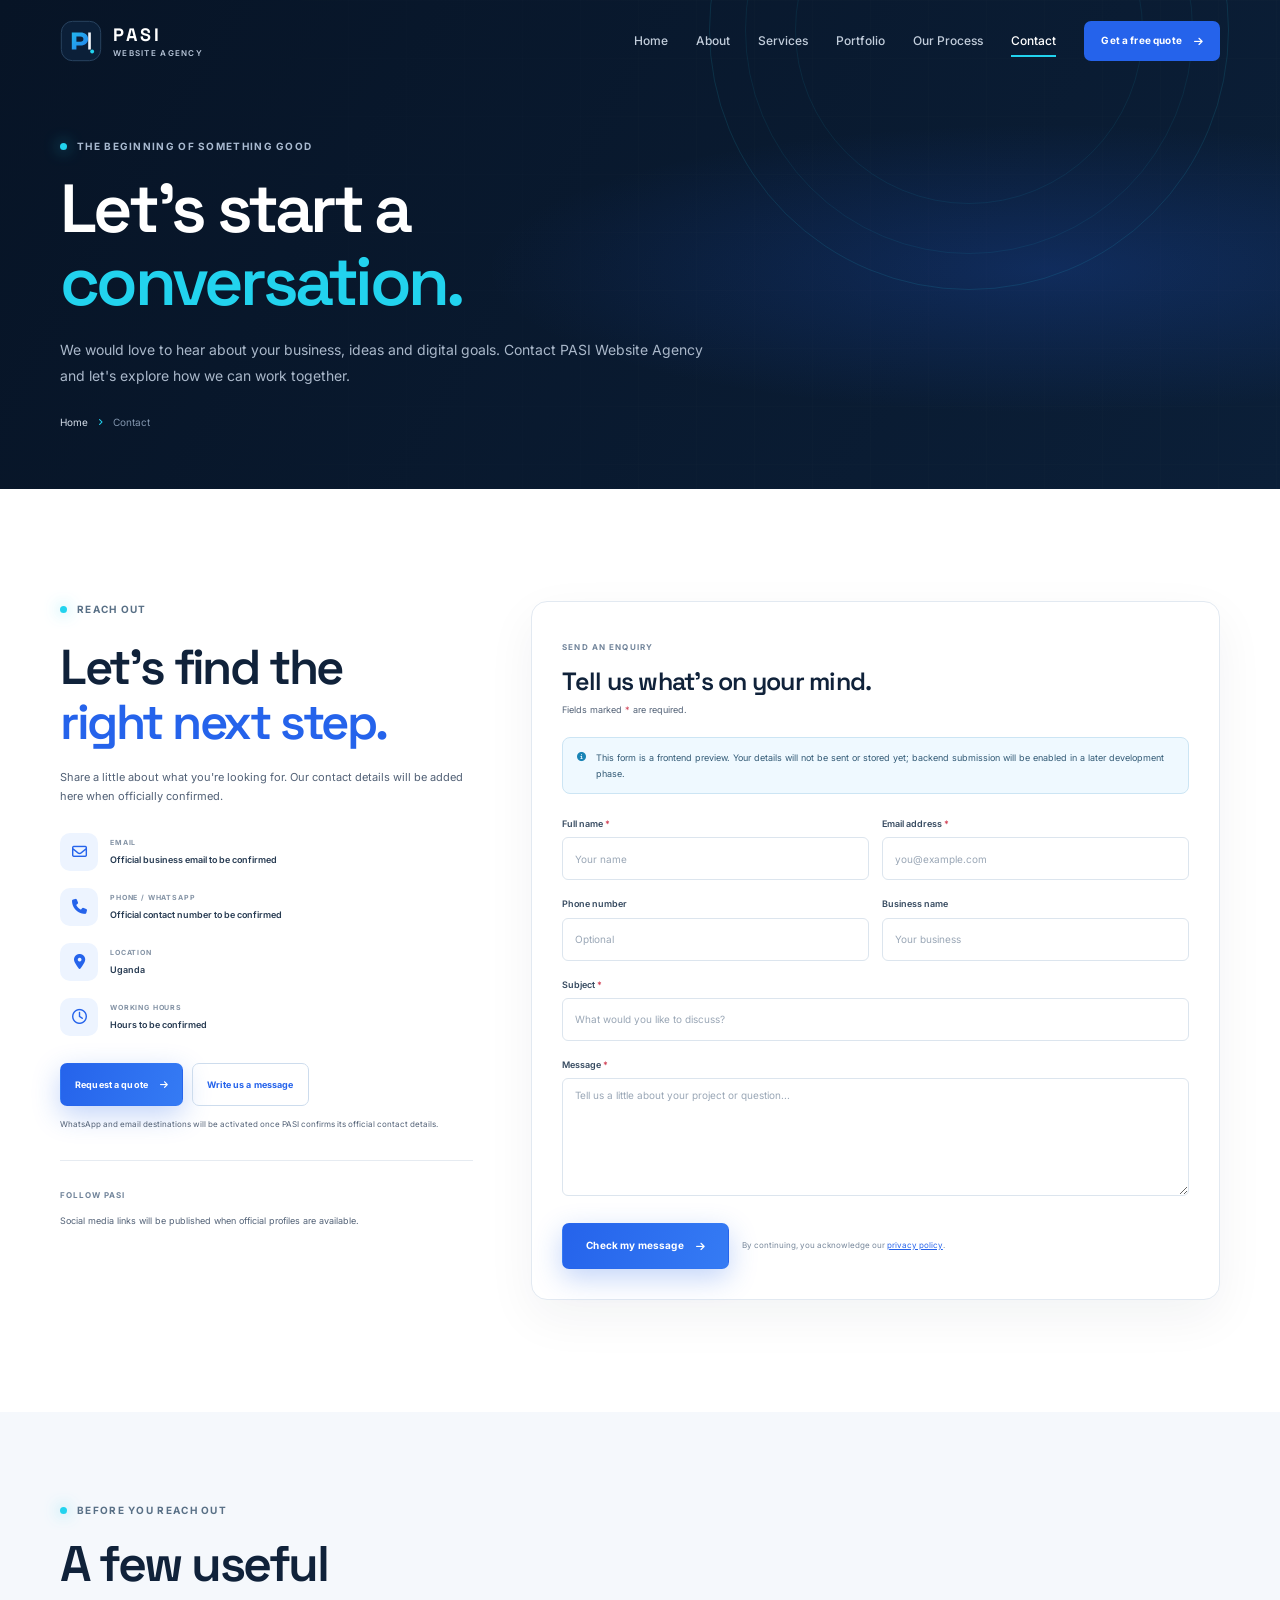
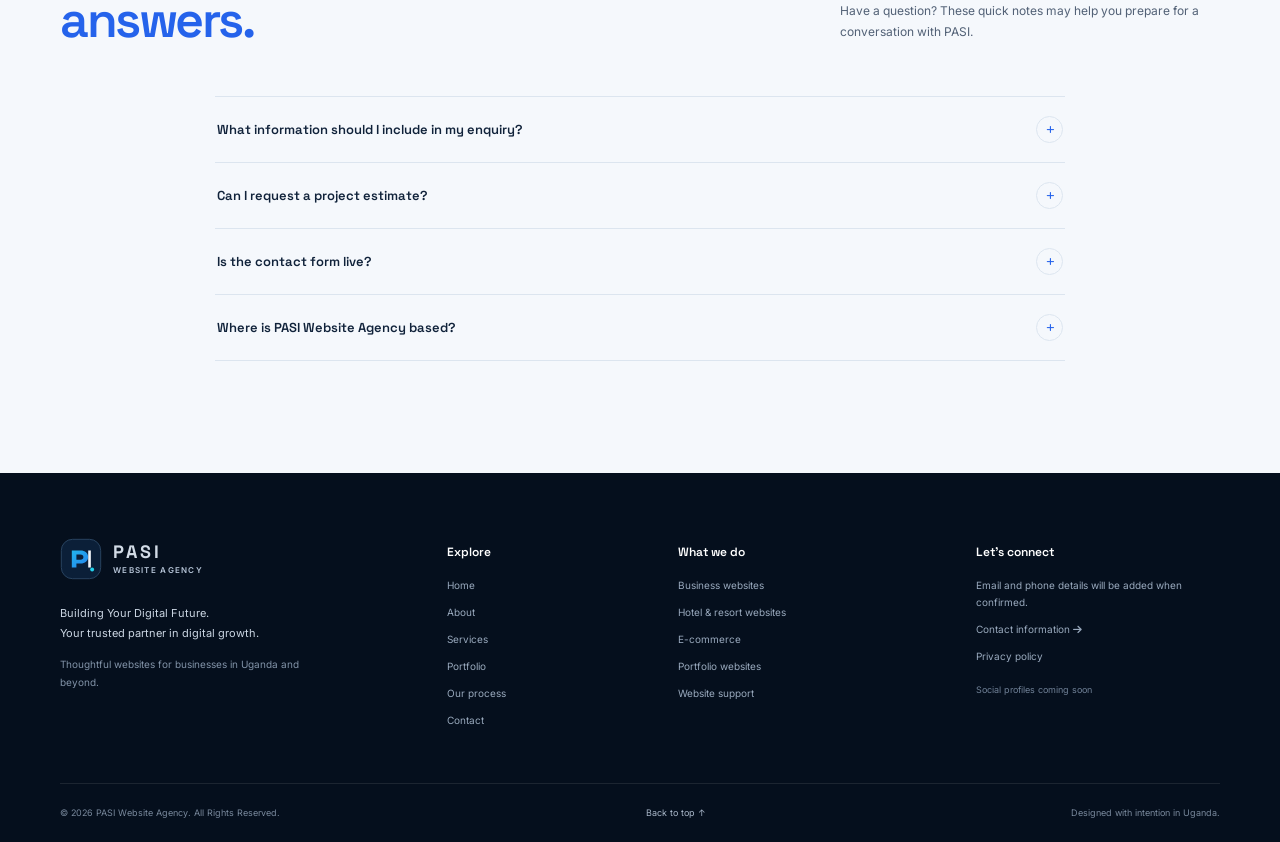
<file: contact.html>
<!doctype html>
<html lang="en"><head><meta charset="utf-8"><meta name="viewport" content="width=device-width, initial-scale=1"><meta name="theme-color" content="#071426"><meta name="description" content="Contact PASI Website Agency in Uganda to discuss your website, business ideas and digital goals. Contact form submission will be enabled in a later phase."><meta property="og:type" content="website"><meta property="og:title" content="Contact Us | PASI Website Agency"><meta property="og:description" content="Let's start a conversation about your business and digital goals."><meta property="og:image" content="https://images.unsplash.com/photo-1521737711867-e3b97375f902?auto=format&fit=crop&w=1200&q=85"><link rel="canonical" href="https://example.com/contact.html"><title>Contact Us | PASI Website Agency</title><link rel="icon" type="image/svg+xml" href="assets/logo/pasi-mark.svg"><link rel="preconnect" href="https://fonts.googleapis.com"><link rel="preconnect" href="https://fonts.gstatic.com" crossorigin><link href="https://fonts.googleapis.com/css2?family=Inter:wght@400;500;600;700&family=Space+Grotesk:wght@400;500;600;700&display=swap" rel="stylesheet"><link rel="stylesheet" href="https://cdnjs.cloudflare.com/ajax/libs/font-awesome/6.5.2/css/all.min.css"><link rel="stylesheet" href="css/style.css"><link rel="stylesheet" href="css/animations.css"><link rel="stylesheet" href="css/responsive.css"><link rel="stylesheet" href="css/pages.css"></head>
<body><a class="skip-link" href="#main">Skip to content</a><header class="site-header"><nav class="nav container" aria-label="Main navigation"><a class="brand" href="index.html"><img src="assets/logo/pasi-mark.svg" width="42" height="42" alt=""><span class="brand-copy"><strong>PASI</strong><small>WEBSITE AGENCY</small></span></a><button class="menu-toggle" aria-label="Open navigation menu" aria-expanded="false" aria-controls="primary-menu"><span></span><span></span></button><div class="nav-menu" id="primary-menu"><a class="nav-link" href="index.html">Home</a><a class="nav-link" href="about.html">About</a><a class="nav-link" href="services.html">Services</a><a class="nav-link" href="portfolio.html">Portfolio</a><a class="nav-link" href="process.html">Our Process</a><a class="nav-link is-active" aria-current="page" href="contact.html">Contact</a><a class="button button-small button-nav" href="quote.html">Get a free quote <i class="fa-solid fa-arrow-right"></i></a></div></nav></header>
<main id="main"><section class="page-hero section-dark"><div class="container page-hero-inner reveal"><p class="eyebrow"><span class="eyebrow-dot"></span> The beginning of something good</p><h1>Let's start a <span>conversation.</span></h1><p>We would love to hear about your business, ideas and digital goals. Contact PASI Website Agency and let's explore how we can work together.</p><div class="breadcrumbs"><a href="index.html">Home</a><i class="fa-solid fa-angle-right"></i><span>Contact</span></div></div><div class="page-hero-glow"></div></section>
<section class="section contact-page-section" id="contact-details"><div class="container contact-layout"><div class="contact-sidebar reveal"><p class="eyebrow eyebrow-dark"><span class="eyebrow-dot"></span> Reach out</p><h2>Let's find the<br><span>right next step.</span></h2><p>Share a little about what you're looking for. Our contact details will be added here when officially confirmed.</p><div class="contact-info-list"><div class="contact-info-item"><span class="contact-info-icon"><i class="fa-regular fa-envelope"></i></span><div><small>EMAIL</small><strong>Official business email to be confirmed</strong></div></div><div class="contact-info-item"><span class="contact-info-icon"><i class="fa-solid fa-phone"></i></span><div><small>PHONE / WHATSAPP</small><strong>Official contact number to be confirmed</strong></div></div><div class="contact-info-item"><span class="contact-info-icon"><i class="fa-solid fa-location-dot"></i></span><div><small>LOCATION</small><strong>Uganda</strong></div></div><div class="contact-info-item"><span class="contact-info-icon"><i class="fa-regular fa-clock"></i></span><div><small>WORKING HOURS</small><strong>Hours to be confirmed</strong></div></div></div><div class="contact-shortcuts"><a class="button button-primary" href="quote.html">Request a quote <i class="fa-solid fa-arrow-right"></i></a><a class="button contact-outline" href="#contact-form">Write us a message</a></div><p class="placeholder-note">WhatsApp and email destinations will be activated once PASI confirms its official contact details.</p><div class="social-placeholder"><span>FOLLOW PASI</span><p>Social media links will be published when official profiles are available.</p></div></div>
<div class="form-panel reveal"><div class="form-panel-heading"><span class="form-kicker">SEND AN ENQUIRY</span><h2>Tell us what's on your mind.</h2><p>Fields marked <span class="required-mark">*</span> are required.</p></div><div class="form-notice form-notice-info" role="status"><i class="fa-solid fa-circle-info"></i><span>This form is a frontend preview. Your details will not be sent or stored yet; backend submission will be enabled in a later development phase.</span></div><form id="contact-form" class="agency-form" data-local-form novalidate><div class="form-grid"><div class="form-field"><label for="contact-name">Full name <span>*</span></label><input id="contact-name" name="full_name" autocomplete="name" required minlength="2" maxlength="100" placeholder="Your name"><small class="field-error"></small></div><div class="form-field"><label for="contact-email">Email address <span>*</span></label><input id="contact-email" name="email" type="email" autocomplete="email" required maxlength="254" placeholder="you@example.com"><small class="field-error"></small></div><div class="form-field"><label for="contact-phone">Phone number</label><input id="contact-phone" name="phone" type="tel" autocomplete="tel" maxlength="32" placeholder="Optional"><small class="field-error"></small></div><div class="form-field"><label for="contact-business">Business name</label><input id="contact-business" name="business_name" autocomplete="organization" maxlength="120" placeholder="Your business"><small class="field-error"></small></div><div class="form-field form-field-wide"><label for="contact-subject">Subject <span>*</span></label><input id="contact-subject" name="subject" required minlength="3" maxlength="140" placeholder="What would you like to discuss?"><small class="field-error"></small></div><div class="form-field form-field-wide"><label for="contact-message">Message <span>*</span></label><textarea id="contact-message" name="message" rows="5" required minlength="10" maxlength="3000" placeholder="Tell us a little about your project or question..."></textarea><small class="field-error"></small></div></div><div class="form-actions"><button class="button button-primary" type="submit">Check my message <i class="fa-solid fa-arrow-right"></i></button><span class="form-privacy">By continuing, you acknowledge our <a href="privacy.html">privacy policy</a>.</span></div><p class="form-result" aria-live="polite" hidden></p></form></div></div></section>
<section class="section section-tinted contact-faq"><div class="container"><div class="section-heading reveal"><div><p class="eyebrow eyebrow-dark"><span class="eyebrow-dot"></span> Before you reach out</p><h2>A few useful<br><span>answers.</span></h2></div><p>Have a question? These quick notes may help you prepare for a conversation with PASI.</p></div><div class="faq-list"><details class="faq-item reveal"><summary>What information should I include in my enquiry?<span><i class="fa-solid fa-plus"></i></span></summary><p>A short description of your business, what you want the website to do and any timing or features you already have in mind is a helpful start.</p></details><details class="faq-item reveal"><summary>Can I request a project estimate?<span><i class="fa-solid fa-plus"></i></span></summary><p>Yes. Use the <a href="quote.html">request a quote form</a> to outline your project needs. It currently offers local validation only and does not transmit or store information.</p></details><details class="faq-item reveal"><summary>Is the contact form live?<span><i class="fa-solid fa-plus"></i></span></summary><p>Not yet. The form checks your entries in the browser, but backend submission is planned for a later development phase. Please do not enter sensitive information.</p></details><details class="faq-item reveal"><summary>Where is PASI Website Agency based?<span><i class="fa-solid fa-plus"></i></span></summary><p>PASI Website Agency is based in Uganda and aims to work with businesses locally and internationally.</p></details></div></div></section></main>
<footer class="site-footer"><div class="container footer-main"><div class="footer-brand"><a class="brand" href="index.html"><img src="assets/logo/pasi-mark.svg" width="42" height="42" alt=""><span class="brand-copy"><strong>PASI</strong><small>WEBSITE AGENCY</small></span></a><p>Building Your Digital Future.<br>Your trusted partner in digital growth.</p><p class="footer-about">Thoughtful websites for businesses in Uganda and beyond.</p></div><div class="footer-column"><h2>Explore</h2><a href="index.html">Home</a><a href="about.html">About</a><a href="services.html">Services</a><a href="portfolio.html">Portfolio</a><a href="process.html">Our process</a><a href="contact.html">Contact</a></div><div class="footer-column"><h2>What we do</h2><a href="services.html#business">Business websites</a><a href="services.html#hospitality">Hotel &amp; resort websites</a><a href="services.html#ecommerce">E-commerce</a><a href="services.html#portfolio">Portfolio websites</a><a href="services.html#maintenance">Website support</a></div><div class="footer-column footer-contact"><h2>Let's connect</h2><p>Email and phone details will be added when confirmed.</p><a href="#contact-details">Contact information <i class="fa-solid fa-arrow-right"></i></a><a href="privacy.html">Privacy policy</a><span class="social-coming">Social profiles coming soon</span></div></div><div class="container footer-bottom"><span>© 2026 PASI Website Agency. All Rights Reserved.</span><a href="#main">Back to top ↑</a><span>Designed with intention in Uganda.</span></div></footer><button class="back-to-top" type="button" aria-label="Back to top"><i class="fa-solid fa-arrow-up"></i></button><script src="js/navigation.js" defer></script><script src="js/main.js" defer></script><script src="js/forms.js" defer></script></body></html>
</file>
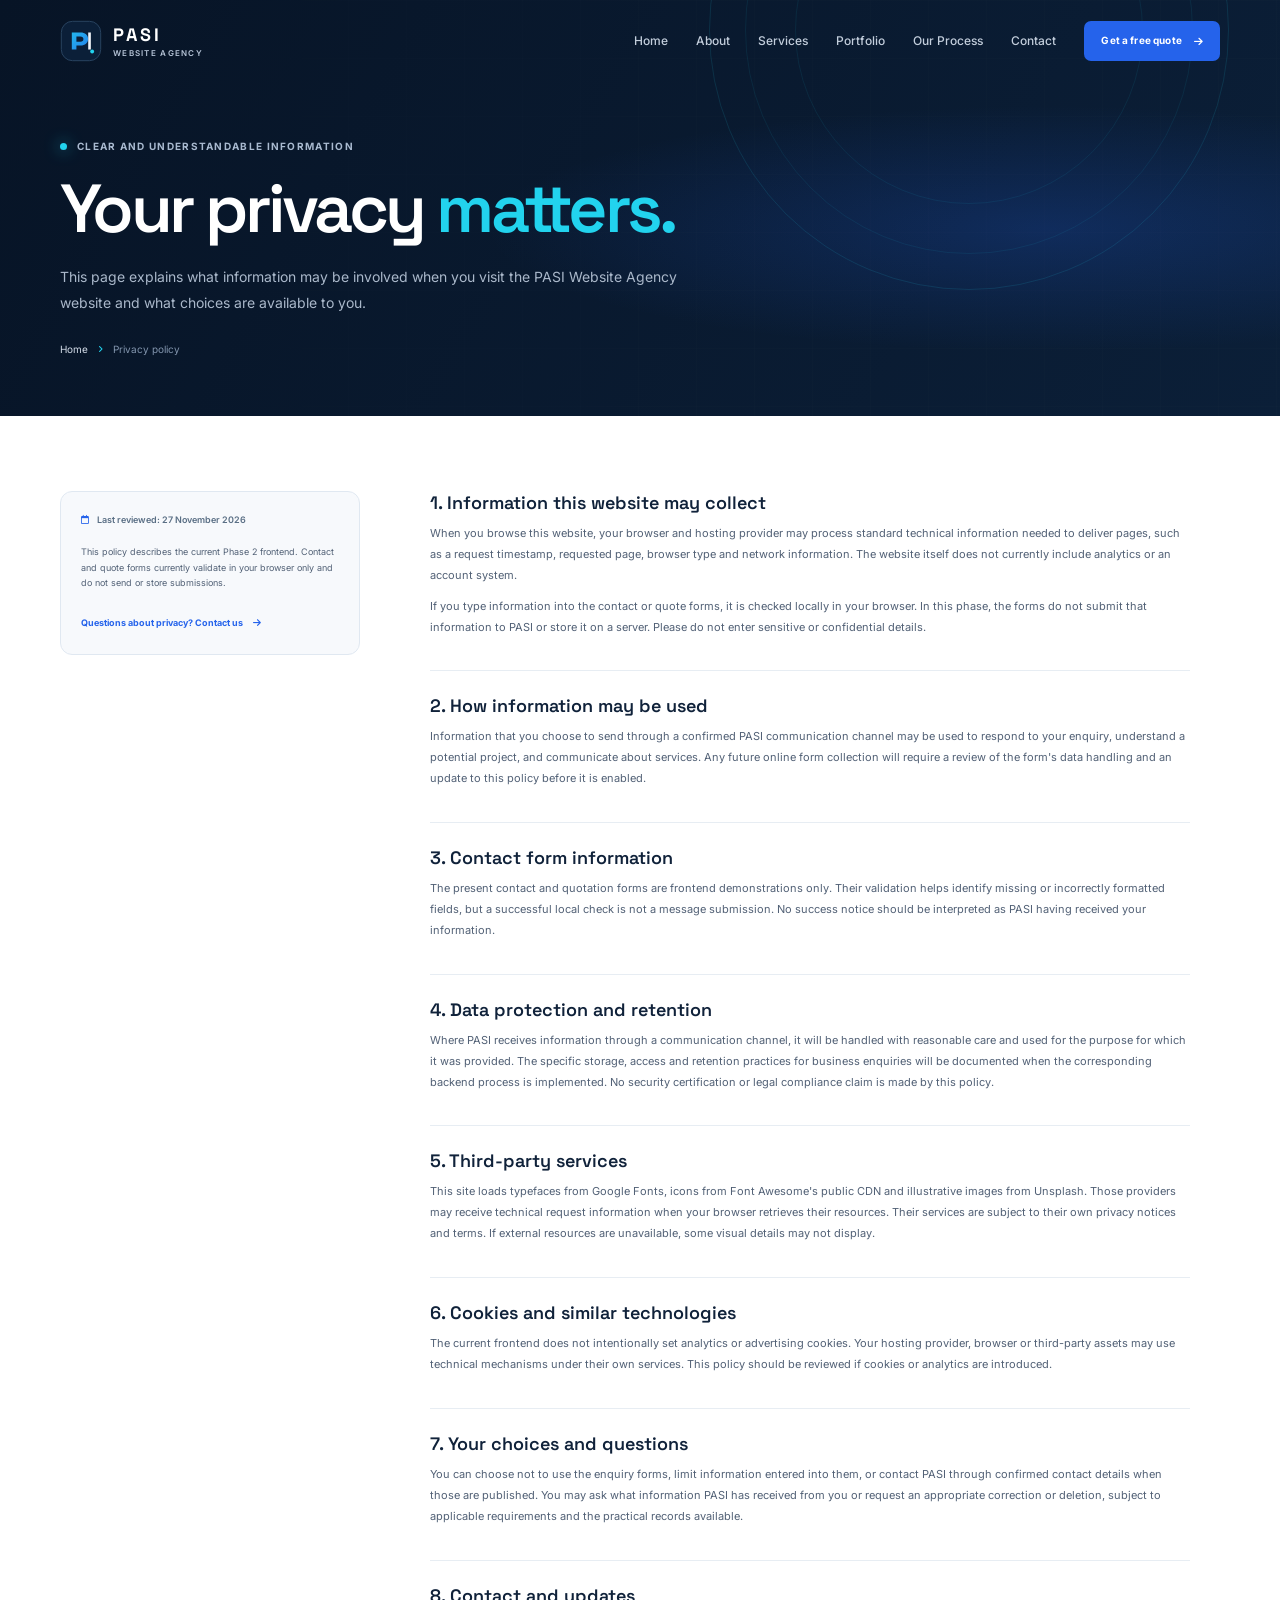
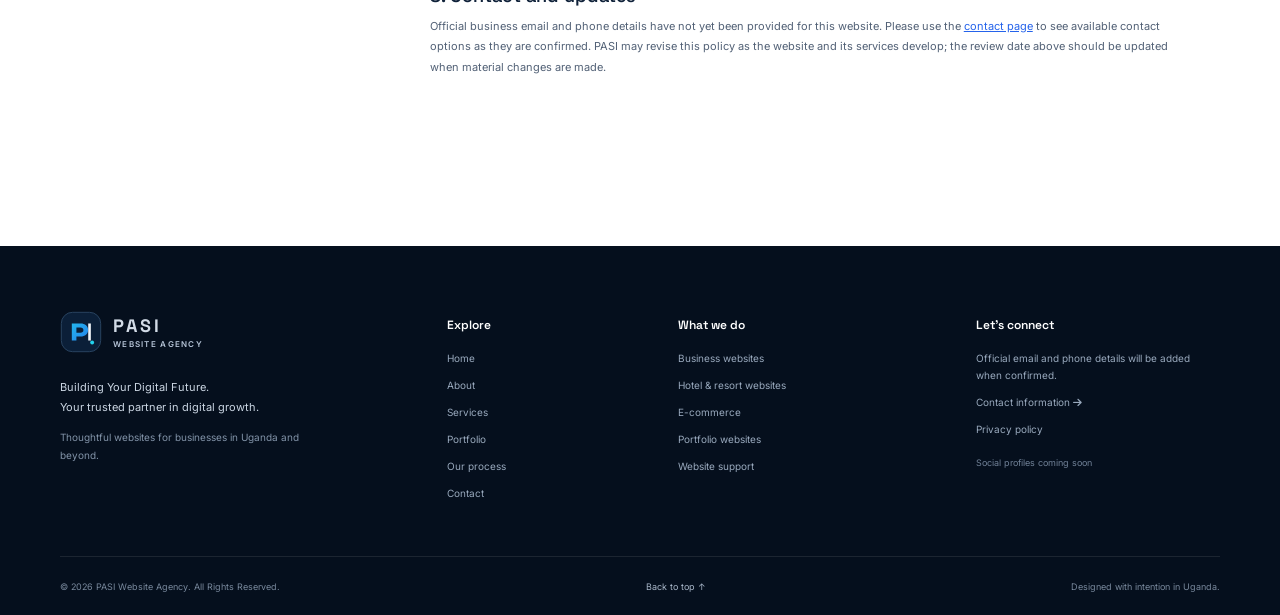
<file: privacy.html>
<!doctype html>
<html lang="en"><head><meta charset="utf-8"><meta name="viewport" content="width=device-width, initial-scale=1"><meta name="theme-color" content="#071426"><meta name="description" content="Read the PASI Website Agency privacy policy to understand the information this website may collect, how it may be used, and your choices."><meta property="og:type" content="website"><meta property="og:title" content="Privacy Policy | PASI Website Agency"><meta property="og:description" content="Clear information about privacy, forms and third-party services on the PASI Website Agency website."><meta property="og:image" content="https://images.unsplash.com/photo-1450101499163-c8848c66ca85?auto=format&fit=crop&w=1200&q=85"><link rel="canonical" href="https://example.com/privacy.html"><title>Privacy Policy | PASI Website Agency</title><link rel="icon" type="image/svg+xml" href="assets/logo/pasi-mark.svg"><link rel="preconnect" href="https://fonts.googleapis.com"><link rel="preconnect" href="https://fonts.gstatic.com" crossorigin><link href="https://fonts.googleapis.com/css2?family=Inter:wght@400;500;600;700&family=Space+Grotesk:wght@400;500;600;700&display=swap" rel="stylesheet"><link rel="stylesheet" href="https://cdnjs.cloudflare.com/ajax/libs/font-awesome/6.5.2/css/all.min.css"><link rel="stylesheet" href="css/style.css"><link rel="stylesheet" href="css/animations.css"><link rel="stylesheet" href="css/responsive.css"><link rel="stylesheet" href="css/pages.css"></head>
<body><a class="skip-link" href="#main">Skip to content</a><header class="site-header"><nav class="nav container" aria-label="Main navigation"><a class="brand" href="index.html"><img src="assets/logo/pasi-mark.svg" width="42" height="42" alt=""><span class="brand-copy"><strong>PASI</strong><small>WEBSITE AGENCY</small></span></a><button class="menu-toggle" aria-label="Open navigation menu" aria-expanded="false" aria-controls="primary-menu"><span></span><span></span></button><div class="nav-menu" id="primary-menu"><a class="nav-link" href="index.html">Home</a><a class="nav-link" href="about.html">About</a><a class="nav-link" href="services.html">Services</a><a class="nav-link" href="portfolio.html">Portfolio</a><a class="nav-link" href="process.html">Our Process</a><a class="nav-link" href="contact.html">Contact</a><a class="button button-small button-nav" href="quote.html">Get a free quote <i class="fa-solid fa-arrow-right"></i></a></div></nav></header>
<main id="main"><section class="page-hero section-dark"><div class="container page-hero-inner reveal"><p class="eyebrow"><span class="eyebrow-dot"></span> Clear and understandable information</p><h1>Your privacy <span>matters.</span></h1><p>This page explains what information may be involved when you visit the PASI Website Agency website and what choices are available to you.</p><div class="breadcrumbs"><a href="index.html">Home</a><i class="fa-solid fa-angle-right"></i><span>Privacy policy</span></div></div><div class="page-hero-glow"></div></section>
<section class="section privacy-section"><div class="container privacy-layout"><aside class="privacy-aside"><span class="privacy-updated"><i class="fa-regular fa-calendar"></i> Last reviewed: 27 November 2026</span><p>This policy describes the current Phase 2 frontend. Contact and quote forms currently validate in your browser only and do not send or store submissions.</p><a class="text-link" href="contact.html">Questions about privacy? Contact us <i class="fa-solid fa-arrow-right"></i></a></aside><article class="privacy-copy"><section><h2>1. Information this website may collect</h2><p>When you browse this website, your browser and hosting provider may process standard technical information needed to deliver pages, such as a request timestamp, requested page, browser type and network information. The website itself does not currently include analytics or an account system.</p><p>If you type information into the contact or quote forms, it is checked locally in your browser. In this phase, the forms do not submit that information to PASI or store it on a server. Please do not enter sensitive or confidential details.</p></section><section><h2>2. How information may be used</h2><p>Information that you choose to send through a confirmed PASI communication channel may be used to respond to your enquiry, understand a potential project, and communicate about services. Any future online form collection will require a review of the form's data handling and an update to this policy before it is enabled.</p></section><section><h2>3. Contact form information</h2><p>The present contact and quotation forms are frontend demonstrations only. Their validation helps identify missing or incorrectly formatted fields, but a successful local check is not a message submission. No success notice should be interpreted as PASI having received your information.</p></section><section><h2>4. Data protection and retention</h2><p>Where PASI receives information through a communication channel, it will be handled with reasonable care and used for the purpose for which it was provided. The specific storage, access and retention practices for business enquiries will be documented when the corresponding backend process is implemented. No security certification or legal compliance claim is made by this policy.</p></section><section><h2>5. Third-party services</h2><p>This site loads typefaces from Google Fonts, icons from Font Awesome's public CDN and illustrative images from Unsplash. Those providers may receive technical request information when your browser retrieves their resources. Their services are subject to their own privacy notices and terms. If external resources are unavailable, some visual details may not display.</p></section><section><h2>6. Cookies and similar technologies</h2><p>The current frontend does not intentionally set analytics or advertising cookies. Your hosting provider, browser or third-party assets may use technical mechanisms under their own services. This policy should be reviewed if cookies or analytics are introduced.</p></section><section><h2>7. Your choices and questions</h2><p>You can choose not to use the enquiry forms, limit information entered into them, or contact PASI through confirmed contact details when those are published. You may ask what information PASI has received from you or request an appropriate correction or deletion, subject to applicable requirements and the practical records available.</p></section><section><h2>8. Contact and updates</h2><p>Official business email and phone details have not yet been provided for this website. Please use the <a href="contact.html">contact page</a> to see available contact options as they are confirmed. PASI may revise this policy as the website and its services develop; the review date above should be updated when material changes are made.</p></section></article></div></section></main>
<footer class="site-footer"><div class="container footer-main"><div class="footer-brand"><a class="brand" href="index.html"><img src="assets/logo/pasi-mark.svg" width="42" height="42" alt=""><span class="brand-copy"><strong>PASI</strong><small>WEBSITE AGENCY</small></span></a><p>Building Your Digital Future.<br>Your trusted partner in digital growth.</p><p class="footer-about">Thoughtful websites for businesses in Uganda and beyond.</p></div><div class="footer-column"><h2>Explore</h2><a href="index.html">Home</a><a href="about.html">About</a><a href="services.html">Services</a><a href="portfolio.html">Portfolio</a><a href="process.html">Our process</a><a href="contact.html">Contact</a></div><div class="footer-column"><h2>What we do</h2><a href="services.html#business">Business websites</a><a href="services.html#hospitality">Hotel &amp; resort websites</a><a href="services.html#ecommerce">E-commerce</a><a href="services.html#portfolio">Portfolio websites</a><a href="services.html#maintenance">Website support</a></div><div class="footer-column footer-contact"><h2>Let's connect</h2><p>Official email and phone details will be added when confirmed.</p><a href="contact.html">Contact information <i class="fa-solid fa-arrow-right"></i></a><a href="privacy.html" aria-current="page">Privacy policy</a><span class="social-coming">Social profiles coming soon</span></div></div><div class="container footer-bottom"><span>© 2026 PASI Website Agency. All Rights Reserved.</span><a href="#main">Back to top ↑</a><span>Designed with intention in Uganda.</span></div></footer><button class="back-to-top" type="button" aria-label="Back to top"><i class="fa-solid fa-arrow-up"></i></button><script src="js/navigation.js" defer></script><script src="js/main.js" defer></script></body></html>
</file>
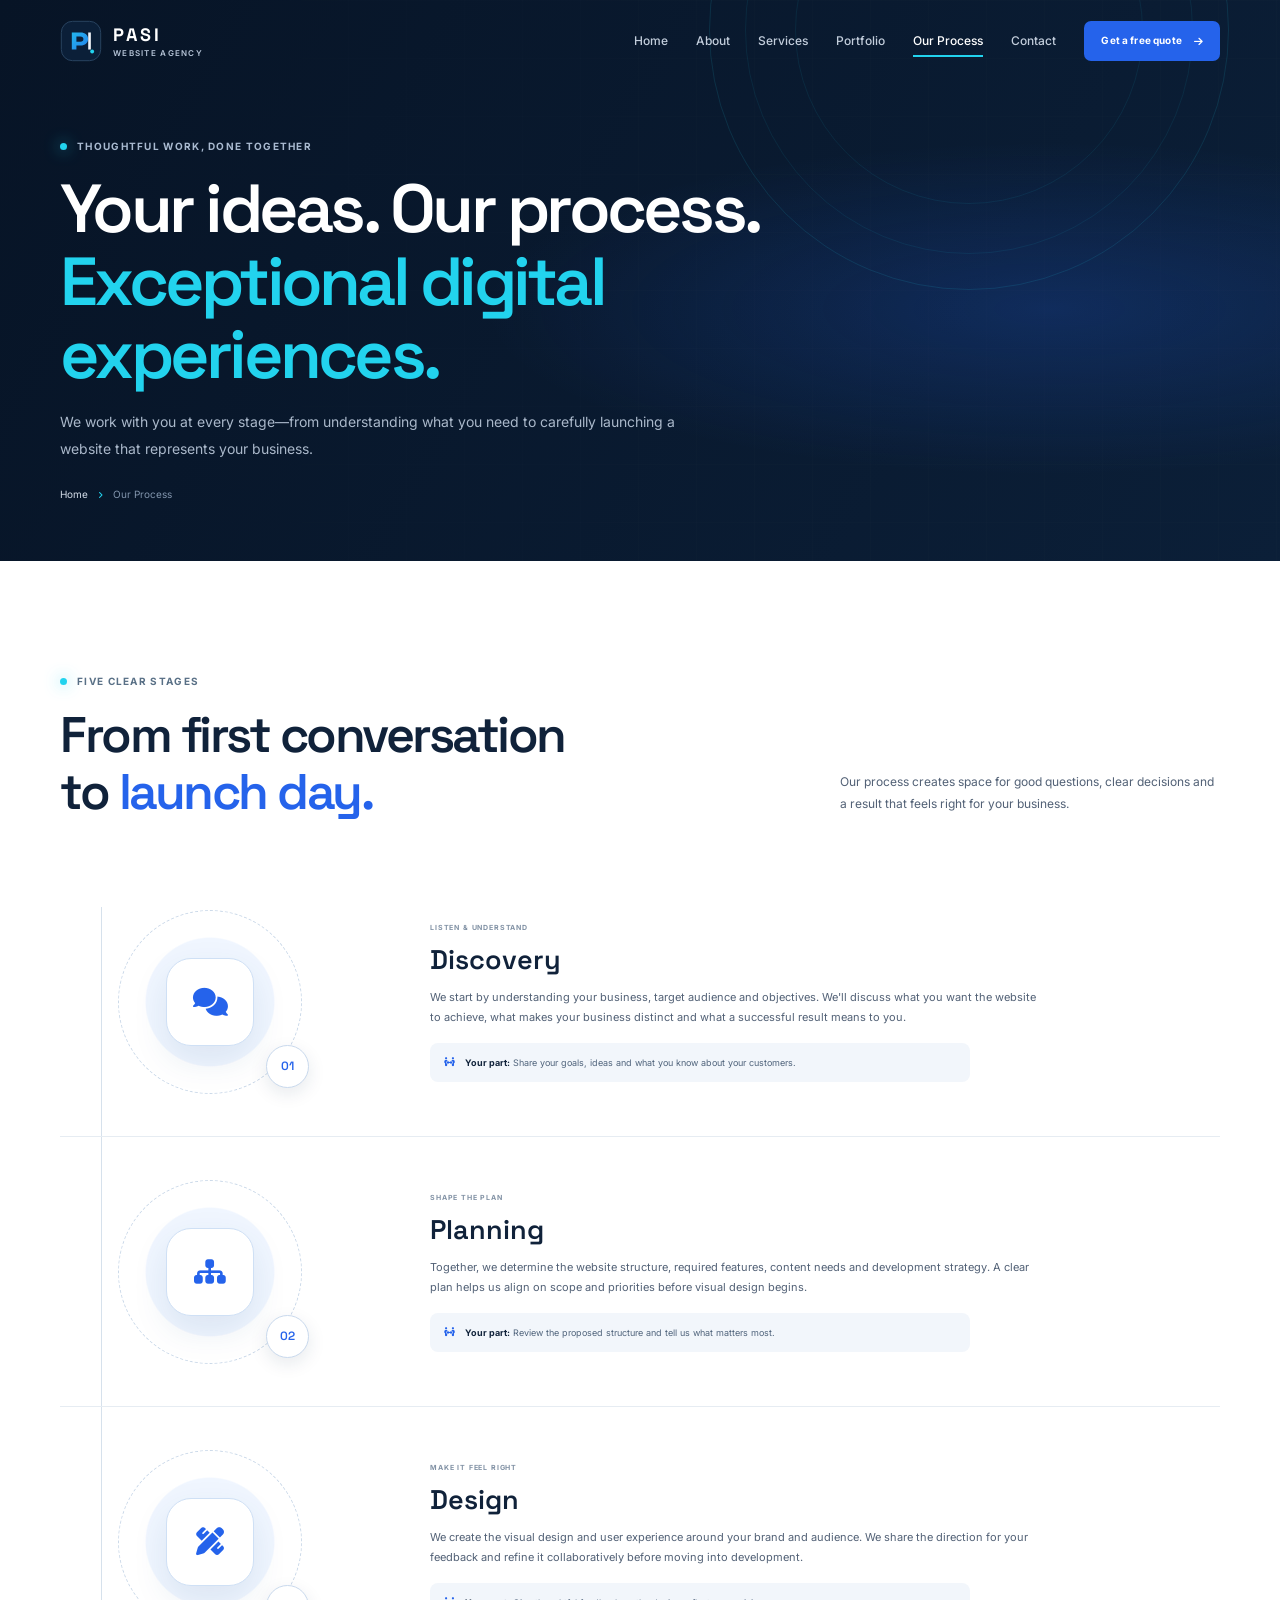
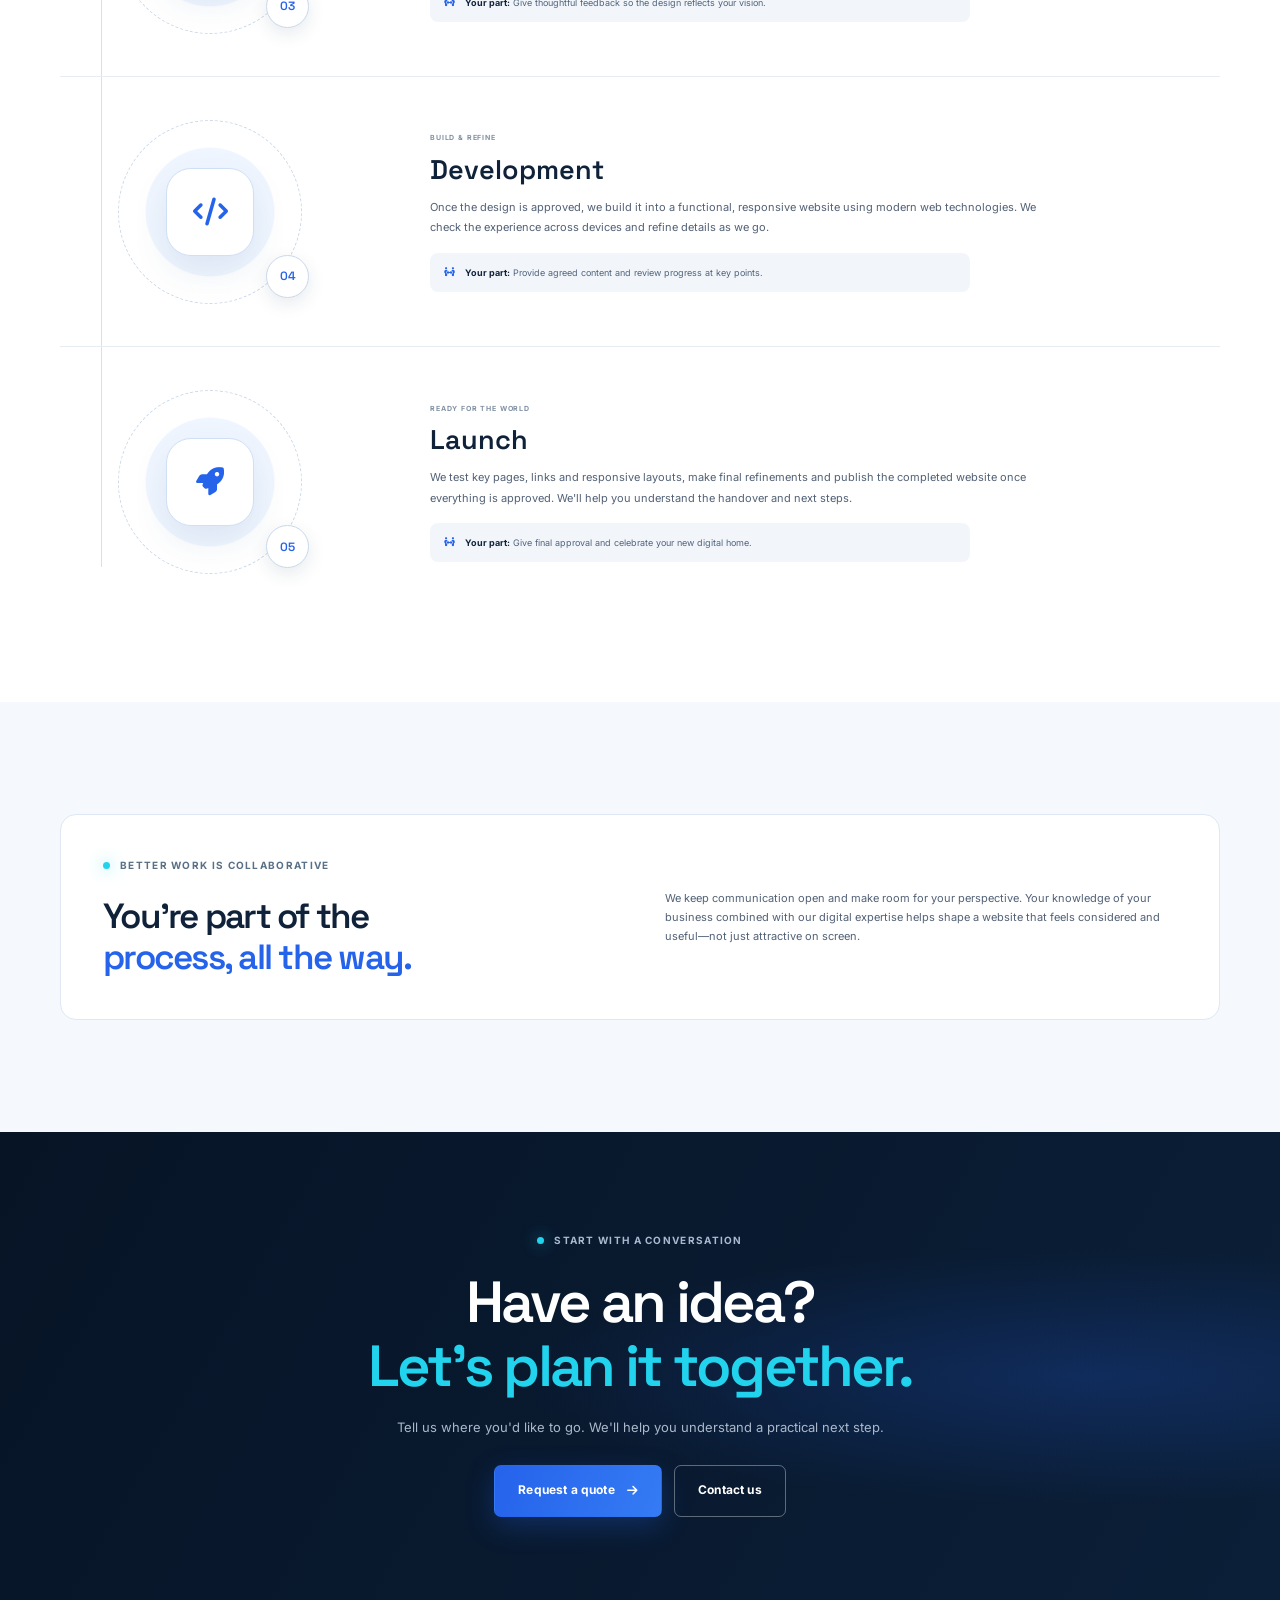
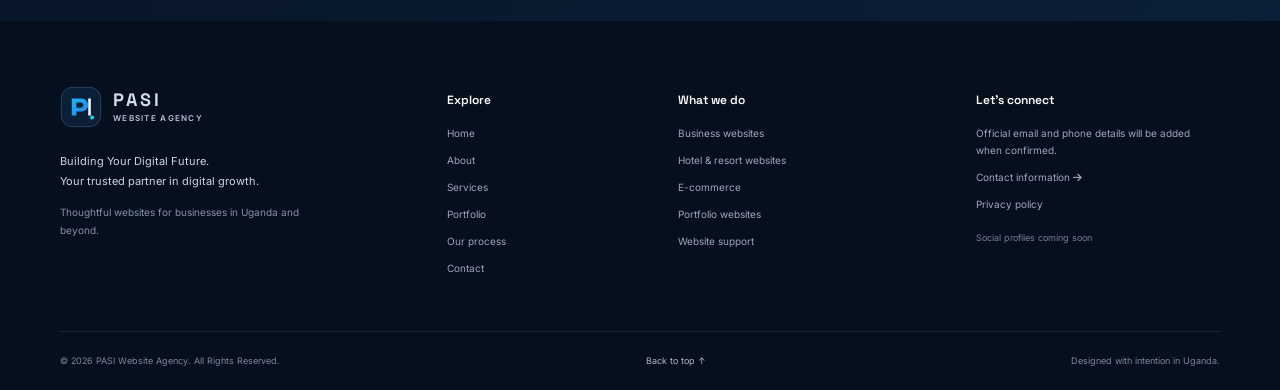
<file: process.html>
<!doctype html>
<html lang="en"><head><meta charset="utf-8"><meta name="viewport" content="width=device-width, initial-scale=1"><meta name="theme-color" content="#071426"><meta name="description" content="See how PASI Website Agency works, from discovery and planning through design, development and launch."><meta property="og:type" content="website"><meta property="og:title" content="Our Process | PASI Website Agency"><meta property="og:description" content="A collaborative, five-stage process to turn your website idea into a polished digital experience."><meta property="og:image" content="https://images.unsplash.com/photo-1454165804606-c3d57bc86b40?auto=format&fit=crop&w=1200&q=85"><link rel="canonical" href="https://example.com/process.html"><title>Our Process | PASI Website Agency</title><link rel="icon" type="image/svg+xml" href="assets/logo/pasi-mark.svg"><link rel="preconnect" href="https://fonts.googleapis.com"><link rel="preconnect" href="https://fonts.gstatic.com" crossorigin><link href="https://fonts.googleapis.com/css2?family=Inter:wght@400;500;600;700&family=Space+Grotesk:wght@400;500;600;700&display=swap" rel="stylesheet"><link rel="stylesheet" href="https://cdnjs.cloudflare.com/ajax/libs/font-awesome/6.5.2/css/all.min.css"><link rel="stylesheet" href="css/style.css"><link rel="stylesheet" href="css/animations.css"><link rel="stylesheet" href="css/responsive.css"><link rel="stylesheet" href="css/pages.css"></head>
<body><a class="skip-link" href="#main">Skip to content</a><header class="site-header"><nav class="nav container" aria-label="Main navigation"><a class="brand" href="index.html"><img src="assets/logo/pasi-mark.svg" width="42" height="42" alt=""><span class="brand-copy"><strong>PASI</strong><small>WEBSITE AGENCY</small></span></a><button class="menu-toggle" aria-label="Open navigation menu" aria-expanded="false" aria-controls="primary-menu"><span></span><span></span></button><div class="nav-menu" id="primary-menu"><a class="nav-link" href="index.html">Home</a><a class="nav-link" href="about.html">About</a><a class="nav-link" href="services.html">Services</a><a class="nav-link" href="portfolio.html">Portfolio</a><a class="nav-link is-active" aria-current="page" href="process.html">Our Process</a><a class="nav-link" href="contact.html">Contact</a><a class="button button-small button-nav" href="quote.html">Get a free quote <i class="fa-solid fa-arrow-right"></i></a></div></nav></header>
<main id="main"><section class="page-hero section-dark"><div class="container page-hero-inner reveal"><p class="eyebrow"><span class="eyebrow-dot"></span> Thoughtful work, done together</p><h1>Your ideas. Our process. <span>Exceptional digital experiences.</span></h1><p>We work with you at every stage—from understanding what you need to carefully launching a website that represents your business.</p><div class="breadcrumbs"><a href="index.html">Home</a><i class="fa-solid fa-angle-right"></i><span>Our Process</span></div></div><div class="page-hero-glow"></div></section>
<section class="section process-detail-section"><div class="container"><div class="section-heading reveal"><div><p class="eyebrow eyebrow-dark"><span class="eyebrow-dot"></span> Five clear stages</p><h2>From first conversation<br>to <span>launch day.</span></h2></div><p>Our process creates space for good questions, clear decisions and a result that feels right for your business.</p></div><ol class="process-detail-list"><li class="process-detail-step reveal"><div class="process-art"><div class="process-art-icon"><i class="fa-solid fa-comments"></i></div><span class="process-art-orbit"></span><span class="step-marker">01</span></div><div class="process-detail-copy"><span class="step-label">LISTEN &amp; UNDERSTAND</span><h3>Discovery</h3><p>We start by understanding your business, target audience and objectives. We'll discuss what you want the website to achieve, what makes your business distinct and what a successful result means to you.</p><div class="collaboration-note"><i class="fa-solid fa-people-arrows-left-right"></i><span><b>Your part:</b> Share your goals, ideas and what you know about your customers.</span></div></div></li><li class="process-detail-step reveal"><div class="process-art"><div class="process-art-icon"><i class="fa-solid fa-sitemap"></i></div><span class="process-art-orbit"></span><span class="step-marker">02</span></div><div class="process-detail-copy"><span class="step-label">SHAPE THE PLAN</span><h3>Planning</h3><p>Together, we determine the website structure, required features, content needs and development strategy. A clear plan helps us align on scope and priorities before visual design begins.</p><div class="collaboration-note"><i class="fa-solid fa-people-arrows-left-right"></i><span><b>Your part:</b> Review the proposed structure and tell us what matters most.</span></div></div></li><li class="process-detail-step reveal"><div class="process-art"><div class="process-art-icon"><i class="fa-solid fa-pen-ruler"></i></div><span class="process-art-orbit"></span><span class="step-marker">03</span></div><div class="process-detail-copy"><span class="step-label">MAKE IT FEEL RIGHT</span><h3>Design</h3><p>We create the visual design and user experience around your brand and audience. We share the direction for your feedback and refine it collaboratively before moving into development.</p><div class="collaboration-note"><i class="fa-solid fa-people-arrows-left-right"></i><span><b>Your part:</b> Give thoughtful feedback so the design reflects your vision.</span></div></div></li><li class="process-detail-step reveal"><div class="process-art"><div class="process-art-icon"><i class="fa-solid fa-code"></i></div><span class="process-art-orbit"></span><span class="step-marker">04</span></div><div class="process-detail-copy"><span class="step-label">BUILD &amp; REFINE</span><h3>Development</h3><p>Once the design is approved, we build it into a functional, responsive website using modern web technologies. We check the experience across devices and refine details as we go.</p><div class="collaboration-note"><i class="fa-solid fa-people-arrows-left-right"></i><span><b>Your part:</b> Provide agreed content and review progress at key points.</span></div></div></li><li class="process-detail-step reveal"><div class="process-art"><div class="process-art-icon"><i class="fa-solid fa-rocket"></i></div><span class="process-art-orbit"></span><span class="step-marker">05</span></div><div class="process-detail-copy"><span class="step-label">READY FOR THE WORLD</span><h3>Launch</h3><p>We test key pages, links and responsive layouts, make final refinements and publish the completed website once everything is approved. We'll help you understand the handover and next steps.</p><div class="collaboration-note"><i class="fa-solid fa-people-arrows-left-right"></i><span><b>Your part:</b> Give final approval and celebrate your new digital home.</span></div></div></li></ol></div></section><section class="section section-tinted"><div class="container collaboration-panel reveal"><div><p class="eyebrow eyebrow-dark"><span class="eyebrow-dot"></span> Better work is collaborative</p><h2>You're part of the<br><span>process, all the way.</span></h2></div><p>We keep communication open and make room for your perspective. Your knowledge of your business combined with our digital expertise helps shape a website that feels considered and useful—not just attractive on screen.</p></div></section><section class="contact-cta section-dark"><div class="container cta-content reveal"><p class="eyebrow"><span class="eyebrow-dot"></span> Start with a conversation</p><h2>Have an idea?<br><span>Let's plan it together.</span></h2><p>Tell us where you'd like to go. We'll help you understand a practical next step.</p><div class="cta-actions"><a class="button button-primary" href="quote.html">Request a quote <i class="fa-solid fa-arrow-right"></i></a><a class="button button-outline" href="contact.html">Contact us</a></div></div></section></main>
<footer class="site-footer"><div class="container footer-main"><div class="footer-brand"><a class="brand" href="index.html"><img src="assets/logo/pasi-mark.svg" width="42" height="42" alt=""><span class="brand-copy"><strong>PASI</strong><small>WEBSITE AGENCY</small></span></a><p>Building Your Digital Future.<br>Your trusted partner in digital growth.</p><p class="footer-about">Thoughtful websites for businesses in Uganda and beyond.</p></div><div class="footer-column"><h2>Explore</h2><a href="index.html">Home</a><a href="about.html">About</a><a href="services.html">Services</a><a href="portfolio.html">Portfolio</a><a href="process.html">Our process</a><a href="contact.html">Contact</a></div><div class="footer-column"><h2>What we do</h2><a href="services.html#business">Business websites</a><a href="services.html#hospitality">Hotel &amp; resort websites</a><a href="services.html#ecommerce">E-commerce</a><a href="services.html#portfolio">Portfolio websites</a><a href="services.html#maintenance">Website support</a></div><div class="footer-column footer-contact"><h2>Let's connect</h2><p>Official email and phone details will be added when confirmed.</p><a href="contact.html">Contact information <i class="fa-solid fa-arrow-right"></i></a><a href="privacy.html">Privacy policy</a><span class="social-coming">Social profiles coming soon</span></div></div><div class="container footer-bottom"><span>© 2026 PASI Website Agency. All Rights Reserved.</span><a href="#main">Back to top ↑</a><span>Designed with intention in Uganda.</span></div></footer><button class="back-to-top" type="button" aria-label="Back to top"><i class="fa-solid fa-arrow-up"></i></button><script src="js/navigation.js" defer></script><script src="js/main.js" defer></script></body></html>
</file>
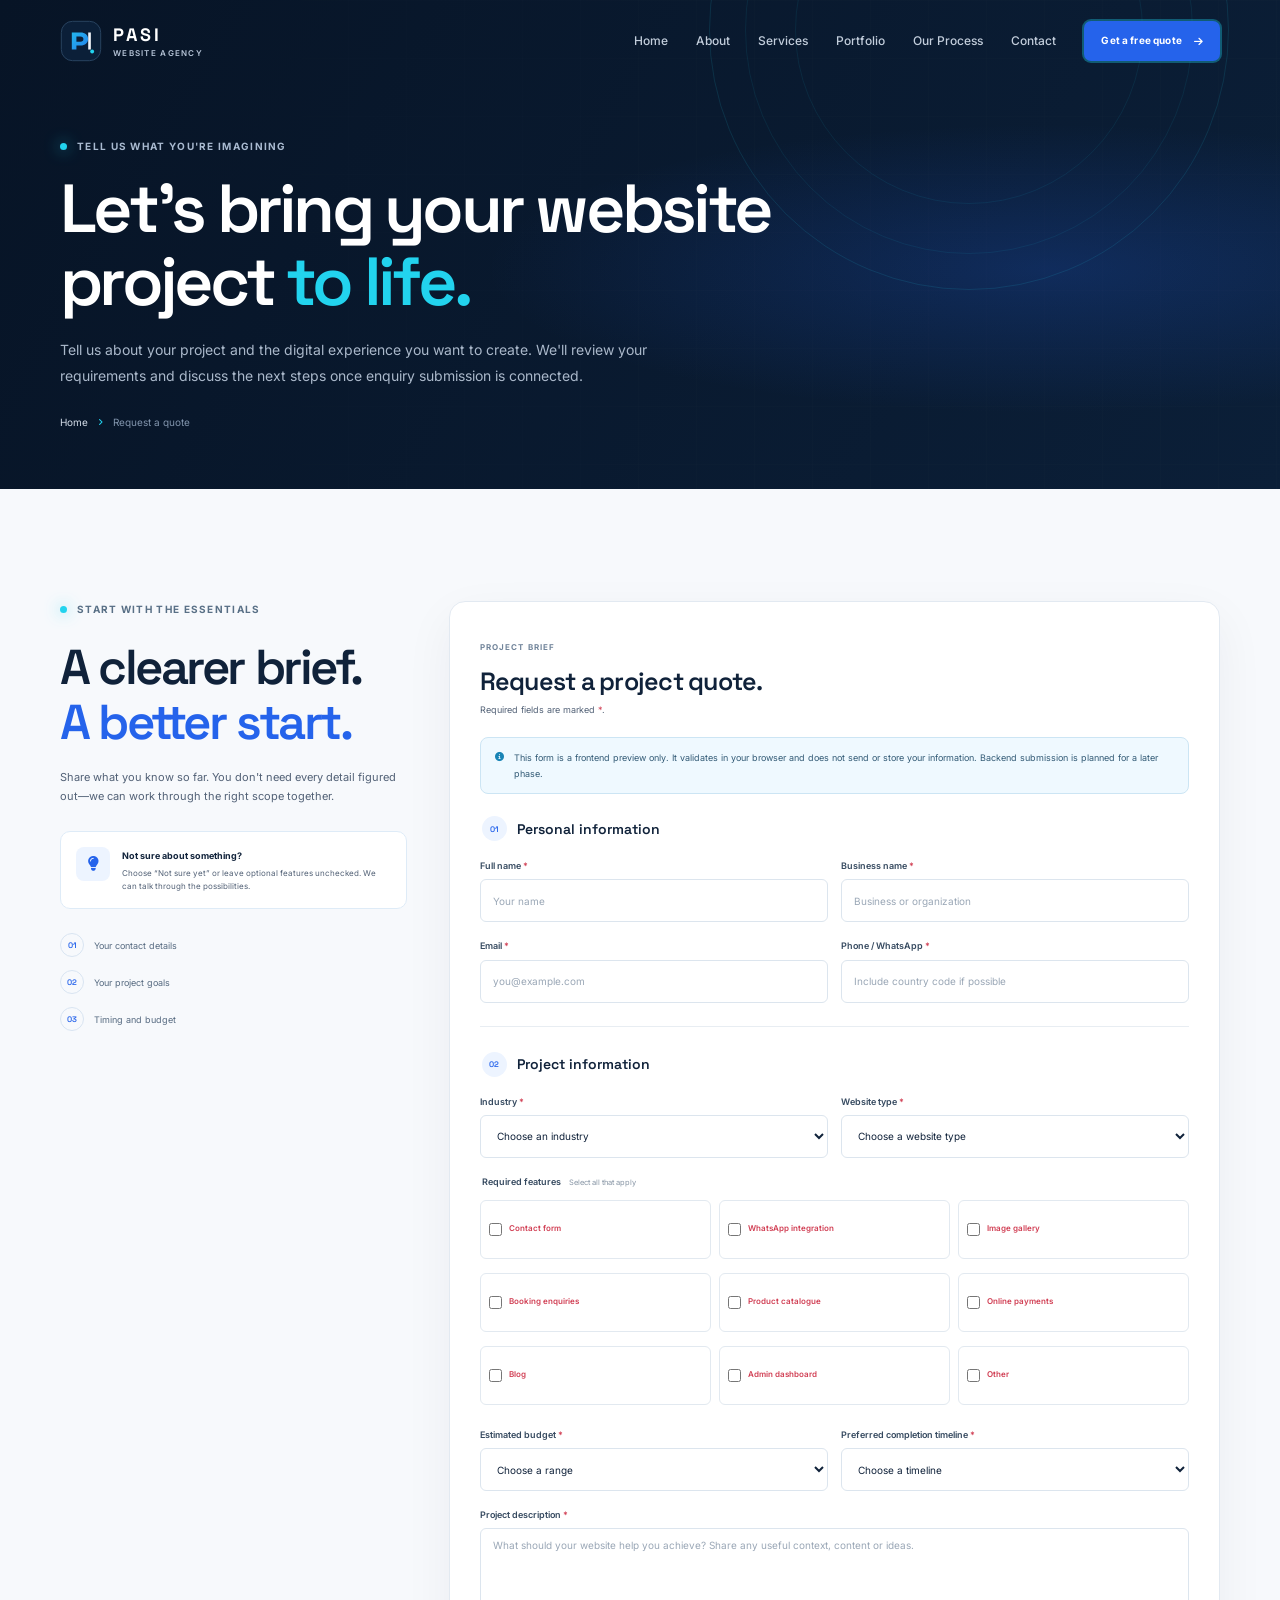
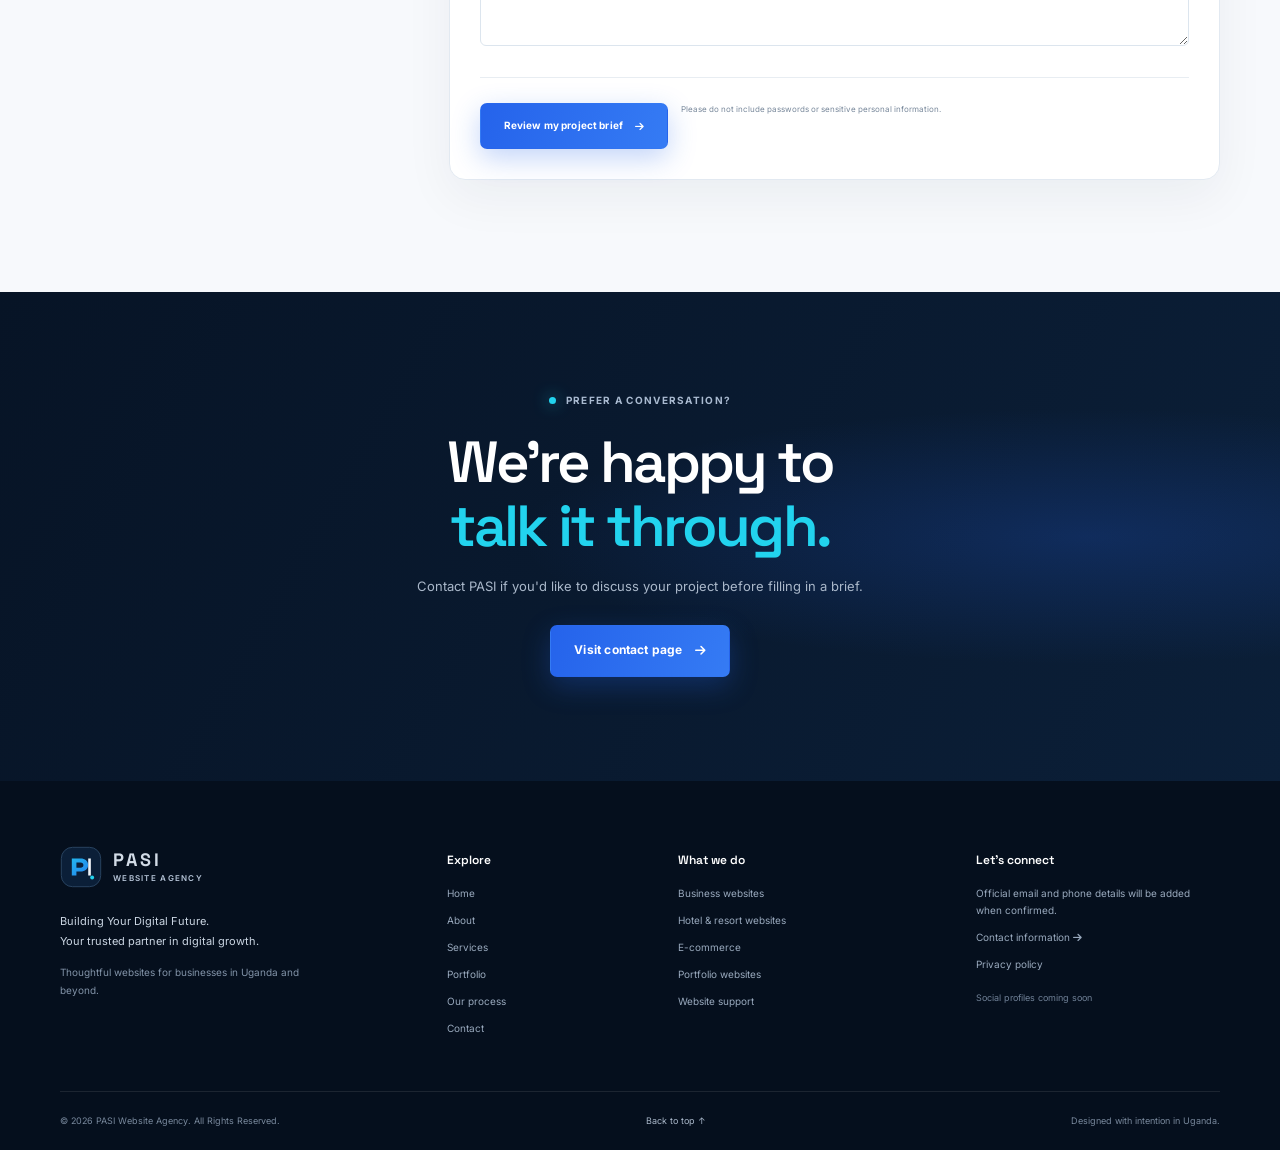
<file: quote.html>
<!doctype html>
<html lang="en"><head><meta charset="utf-8"><meta name="viewport" content="width=device-width, initial-scale=1"><meta name="theme-color" content="#071426"><meta name="description" content="Tell PASI Website Agency about your website project, desired features and timeline. This frontend quote form does not submit or store data yet."><meta property="og:type" content="website"><meta property="og:title" content="Request a Quote | PASI Website Agency"><meta property="og:description" content="Let's bring your website project to life. Describe your goals and requirements to prepare for a conversation."><meta property="og:image" content="https://images.unsplash.com/photo-1454165804606-c3d57bc86b40?auto=format&fit=crop&w=1200&q=85"><link rel="canonical" href="https://example.com/quote.html"><title>Request a Quote | PASI Website Agency</title><link rel="icon" type="image/svg+xml" href="assets/logo/pasi-mark.svg"><link rel="preconnect" href="https://fonts.googleapis.com"><link rel="preconnect" href="https://fonts.gstatic.com" crossorigin><link href="https://fonts.googleapis.com/css2?family=Inter:wght@400;500;600;700&family=Space+Grotesk:wght@400;500;600;700&display=swap" rel="stylesheet"><link rel="stylesheet" href="https://cdnjs.cloudflare.com/ajax/libs/font-awesome/6.5.2/css/all.min.css"><link rel="stylesheet" href="css/style.css"><link rel="stylesheet" href="css/animations.css"><link rel="stylesheet" href="css/responsive.css"><link rel="stylesheet" href="css/pages.css"></head>
<body><a class="skip-link" href="#main">Skip to content</a><header class="site-header"><nav class="nav container" aria-label="Main navigation"><a class="brand" href="index.html"><img src="assets/logo/pasi-mark.svg" width="42" height="42" alt=""><span class="brand-copy"><strong>PASI</strong><small>WEBSITE AGENCY</small></span></a><button class="menu-toggle" aria-label="Open navigation menu" aria-expanded="false" aria-controls="primary-menu"><span></span><span></span></button><div class="nav-menu" id="primary-menu"><a class="nav-link" href="index.html">Home</a><a class="nav-link" href="about.html">About</a><a class="nav-link" href="services.html">Services</a><a class="nav-link" href="portfolio.html">Portfolio</a><a class="nav-link" href="process.html">Our Process</a><a class="nav-link" href="contact.html">Contact</a><a class="button button-small button-nav is-current-cta" aria-current="page" href="quote.html">Get a free quote <i class="fa-solid fa-arrow-right"></i></a></div></nav></header>
<main id="main"><section class="page-hero section-dark"><div class="container page-hero-inner reveal"><p class="eyebrow"><span class="eyebrow-dot"></span> Tell us what you're imagining</p><h1>Let's bring your website project <span>to life.</span></h1><p>Tell us about your project and the digital experience you want to create. We'll review your requirements and discuss the next steps once enquiry submission is connected.</p><div class="breadcrumbs"><a href="index.html">Home</a><i class="fa-solid fa-angle-right"></i><span>Request a quote</span></div></div><div class="page-hero-glow"></div></section>
<section class="section quote-section"><div class="container quote-layout"><aside class="quote-aside reveal"><p class="eyebrow eyebrow-dark"><span class="eyebrow-dot"></span> Start with the essentials</p><h2>A clearer brief.<br><span>A better start.</span></h2><p>Share what you know so far. You don't need every detail figured out—we can work through the right scope together.</p><div class="quote-aside-card"><span><i class="fa-solid fa-lightbulb"></i></span><div><b>Not sure about something?</b><p>Choose “Not sure yet” or leave optional features unchecked. We can talk through the possibilities.</p></div></div><ul class="quote-steps"><li><span>01</span> Your contact details</li><li><span>02</span> Your project goals</li><li><span>03</span> Timing and budget</li></ul></aside>
<div class="form-panel quote-form-panel reveal"><div class="form-panel-heading"><span class="form-kicker">PROJECT BRIEF</span><h2>Request a project quote.</h2><p>Required fields are marked <span class="required-mark">*</span>.</p></div><div class="form-notice form-notice-info" role="status"><i class="fa-solid fa-circle-info"></i><span>This form is a frontend preview only. It validates in your browser and does not send or store your information. Backend submission is planned for a later phase.</span></div><form id="quote-form" class="agency-form" data-local-form novalidate><fieldset class="form-fieldset"><legend><span>01</span> Personal information</legend><div class="form-grid"><div class="form-field"><label for="quote-name">Full name <span>*</span></label><input id="quote-name" name="full_name" autocomplete="name" required minlength="2" maxlength="100" placeholder="Your name"><small class="field-error"></small></div><div class="form-field"><label for="quote-business">Business name <span>*</span></label><input id="quote-business" name="business_name" autocomplete="organization" required minlength="2" maxlength="120" placeholder="Business or organization"><small class="field-error"></small></div><div class="form-field"><label for="quote-email">Email <span>*</span></label><input id="quote-email" name="email" type="email" autocomplete="email" required maxlength="254" placeholder="you@example.com"><small class="field-error"></small></div><div class="form-field"><label for="quote-phone">Phone / WhatsApp <span>*</span></label><input id="quote-phone" name="phone" type="tel" autocomplete="tel" required minlength="7" maxlength="32" placeholder="Include country code if possible"><small class="field-error"></small></div></div></fieldset>
<fieldset class="form-fieldset"><legend><span>02</span> Project information</legend><div class="form-grid"><div class="form-field"><label for="quote-industry">Industry <span>*</span></label><select id="quote-industry" name="industry" required><option value="">Choose an industry</option><option>Hospitality</option><option>Real Estate</option><option>Education</option><option>Retail</option><option>Healthcare</option><option>Corporate</option><option>Other</option></select><small class="field-error"></small></div><div class="form-field"><label for="quote-type">Website type <span>*</span></label><select id="quote-type" name="website_type" required><option value="">Choose a website type</option><option>Business Website</option><option>Hotel/Resort Website</option><option>E-commerce Website</option><option>Portfolio Website</option><option>Real Estate Website</option><option>Website Redesign</option><option>Other</option></select><small class="field-error"></small></div><div class="form-field form-field-wide"><fieldset class="checkbox-group"><legend>Required features <small>Select all that apply</small></legend><div class="checkbox-grid"><label><input type="checkbox" name="features" value="Contact Form"><span>Contact form</span></label><label><input type="checkbox" name="features" value="WhatsApp Integration"><span>WhatsApp integration</span></label><label><input type="checkbox" name="features" value="Image Gallery"><span>Image gallery</span></label><label><input type="checkbox" name="features" value="Booking Enquiries"><span>Booking enquiries</span></label><label><input type="checkbox" name="features" value="Product Catalogue"><span>Product catalogue</span></label><label><input type="checkbox" name="features" value="Online Payments"><span>Online payments</span></label><label><input type="checkbox" name="features" value="Blog"><span>Blog</span></label><label><input type="checkbox" name="features" value="Admin Dashboard"><span>Admin dashboard</span></label><label><input type="checkbox" name="features" value="Other"><span>Other</span></label></div></fieldset></div><div class="form-field"><label for="quote-budget">Estimated budget <span>*</span></label><select id="quote-budget" name="budget" required><option value="">Choose a range</option><option>Below UGX 500,000</option><option>UGX 500,000 – 1,000,000</option><option>UGX 1,000,000 – 2,000,000</option><option>UGX 2,000,000 – 5,000,000</option><option>Above UGX 5,000,000</option><option>Not Sure Yet</option></select><small class="field-error"></small></div><div class="form-field"><label for="quote-timeline">Preferred completion timeline <span>*</span></label><select id="quote-timeline" name="timeline" required><option value="">Choose a timeline</option><option>As Soon As Possible</option><option>Within Two Weeks</option><option>Within One Month</option><option>Flexible</option></select><small class="field-error"></small></div><div class="form-field form-field-wide"><label for="quote-description">Project description <span>*</span></label><textarea id="quote-description" name="project_description" rows="6" required minlength="20" maxlength="4000" placeholder="What should your website help you achieve? Share any useful context, content or ideas."></textarea><small class="field-error"></small></div></div></fieldset><div class="form-actions quote-submit-row"><button class="button button-primary" type="submit">Review my project brief <i class="fa-solid fa-arrow-right"></i></button><span class="form-privacy">Please do not include passwords or sensitive personal information.</span></div><p class="form-result" aria-live="polite" hidden></p></form></div></div></section><section class="contact-cta section-dark"><div class="container cta-content reveal"><p class="eyebrow"><span class="eyebrow-dot"></span> Prefer a conversation?</p><h2>We're happy to<br><span>talk it through.</span></h2><p>Contact PASI if you'd like to discuss your project before filling in a brief.</p><div class="cta-actions"><a class="button button-primary" href="contact.html">Visit contact page <i class="fa-solid fa-arrow-right"></i></a></div></div></section></main>
<footer class="site-footer"><div class="container footer-main"><div class="footer-brand"><a class="brand" href="index.html"><img src="assets/logo/pasi-mark.svg" width="42" height="42" alt=""><span class="brand-copy"><strong>PASI</strong><small>WEBSITE AGENCY</small></span></a><p>Building Your Digital Future.<br>Your trusted partner in digital growth.</p><p class="footer-about">Thoughtful websites for businesses in Uganda and beyond.</p></div><div class="footer-column"><h2>Explore</h2><a href="index.html">Home</a><a href="about.html">About</a><a href="services.html">Services</a><a href="portfolio.html">Portfolio</a><a href="process.html">Our process</a><a href="contact.html">Contact</a></div><div class="footer-column"><h2>What we do</h2><a href="services.html#business">Business websites</a><a href="services.html#hospitality">Hotel &amp; resort websites</a><a href="services.html#ecommerce">E-commerce</a><a href="services.html#portfolio">Portfolio websites</a><a href="services.html#maintenance">Website support</a></div><div class="footer-column footer-contact"><h2>Let's connect</h2><p>Official email and phone details will be added when confirmed.</p><a href="contact.html">Contact information <i class="fa-solid fa-arrow-right"></i></a><a href="privacy.html">Privacy policy</a><span class="social-coming">Social profiles coming soon</span></div></div><div class="container footer-bottom"><span>© 2026 PASI Website Agency. All Rights Reserved.</span><a href="#main">Back to top ↑</a><span>Designed with intention in Uganda.</span></div></footer><button class="back-to-top" type="button" aria-label="Back to top"><i class="fa-solid fa-arrow-up"></i></button><script src="js/navigation.js" defer></script><script src="js/main.js" defer></script><script src="js/forms.js" defer></script></body></html>
</file>
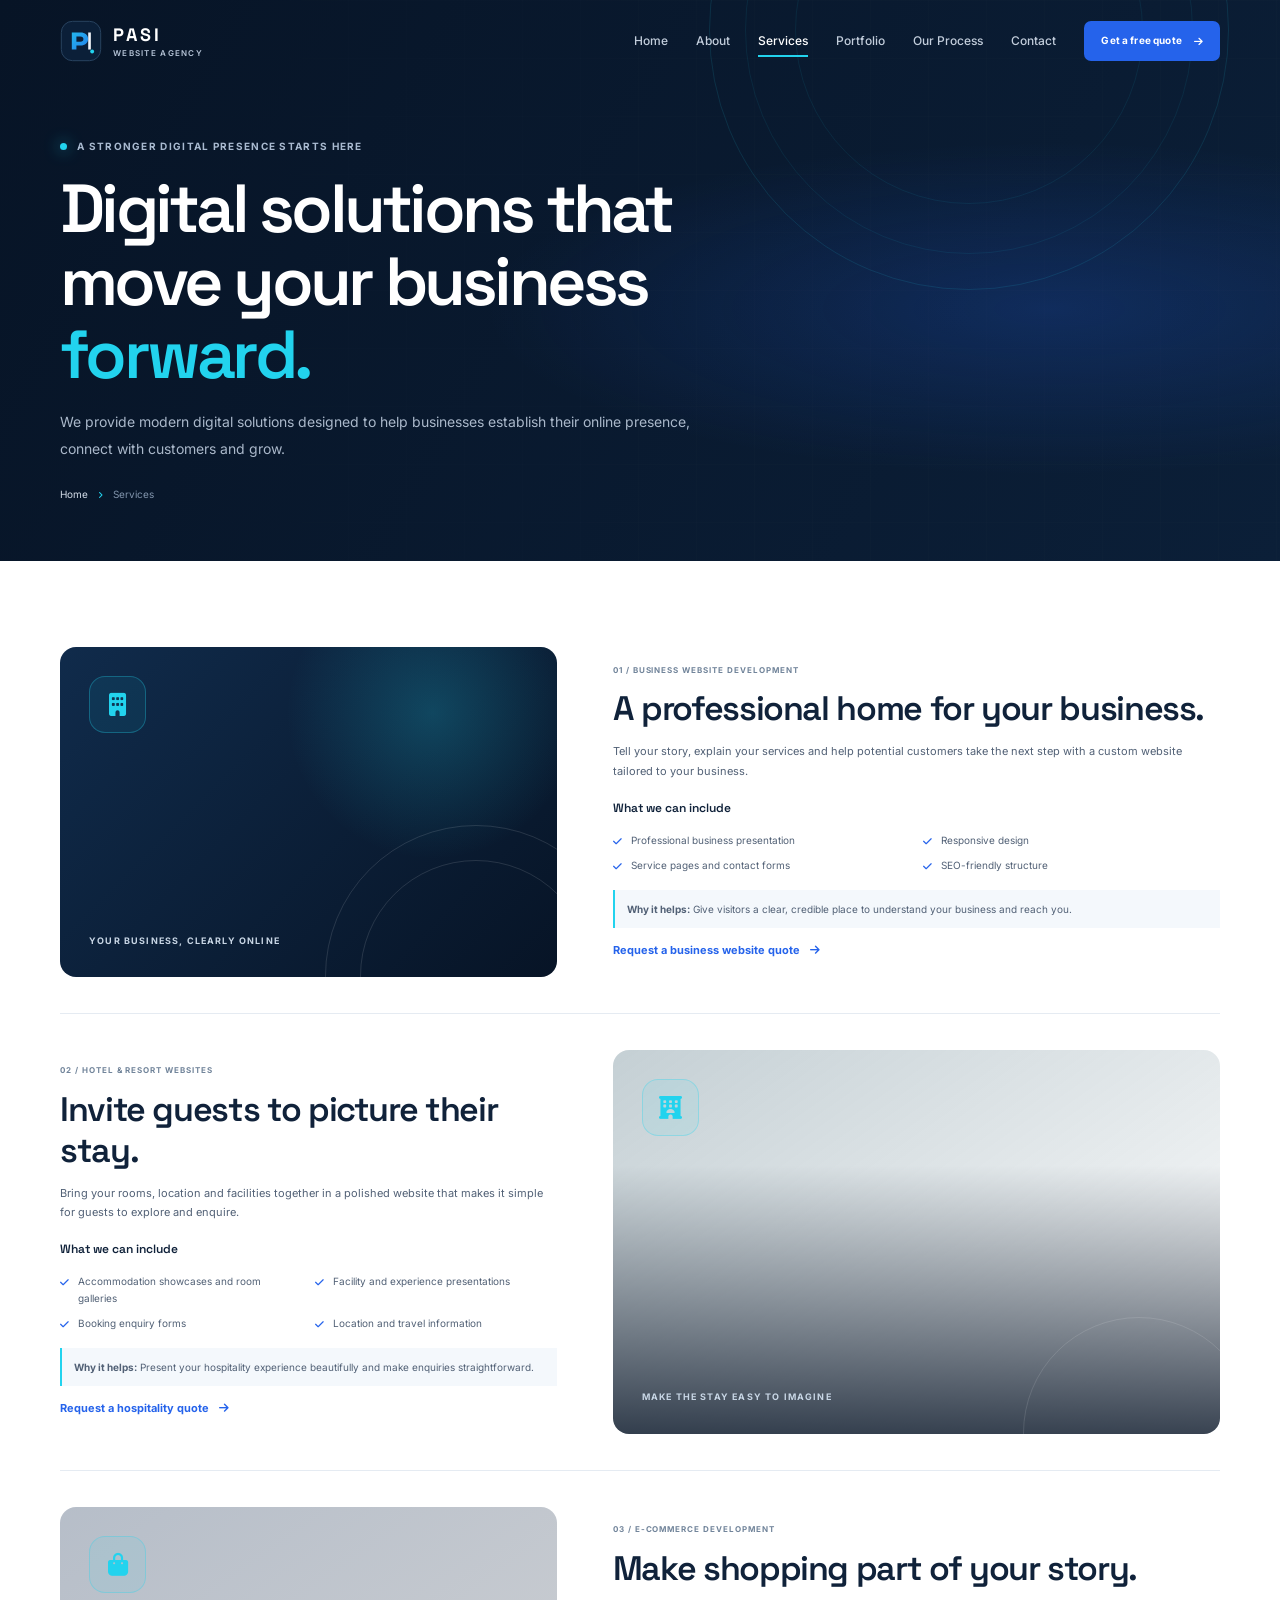
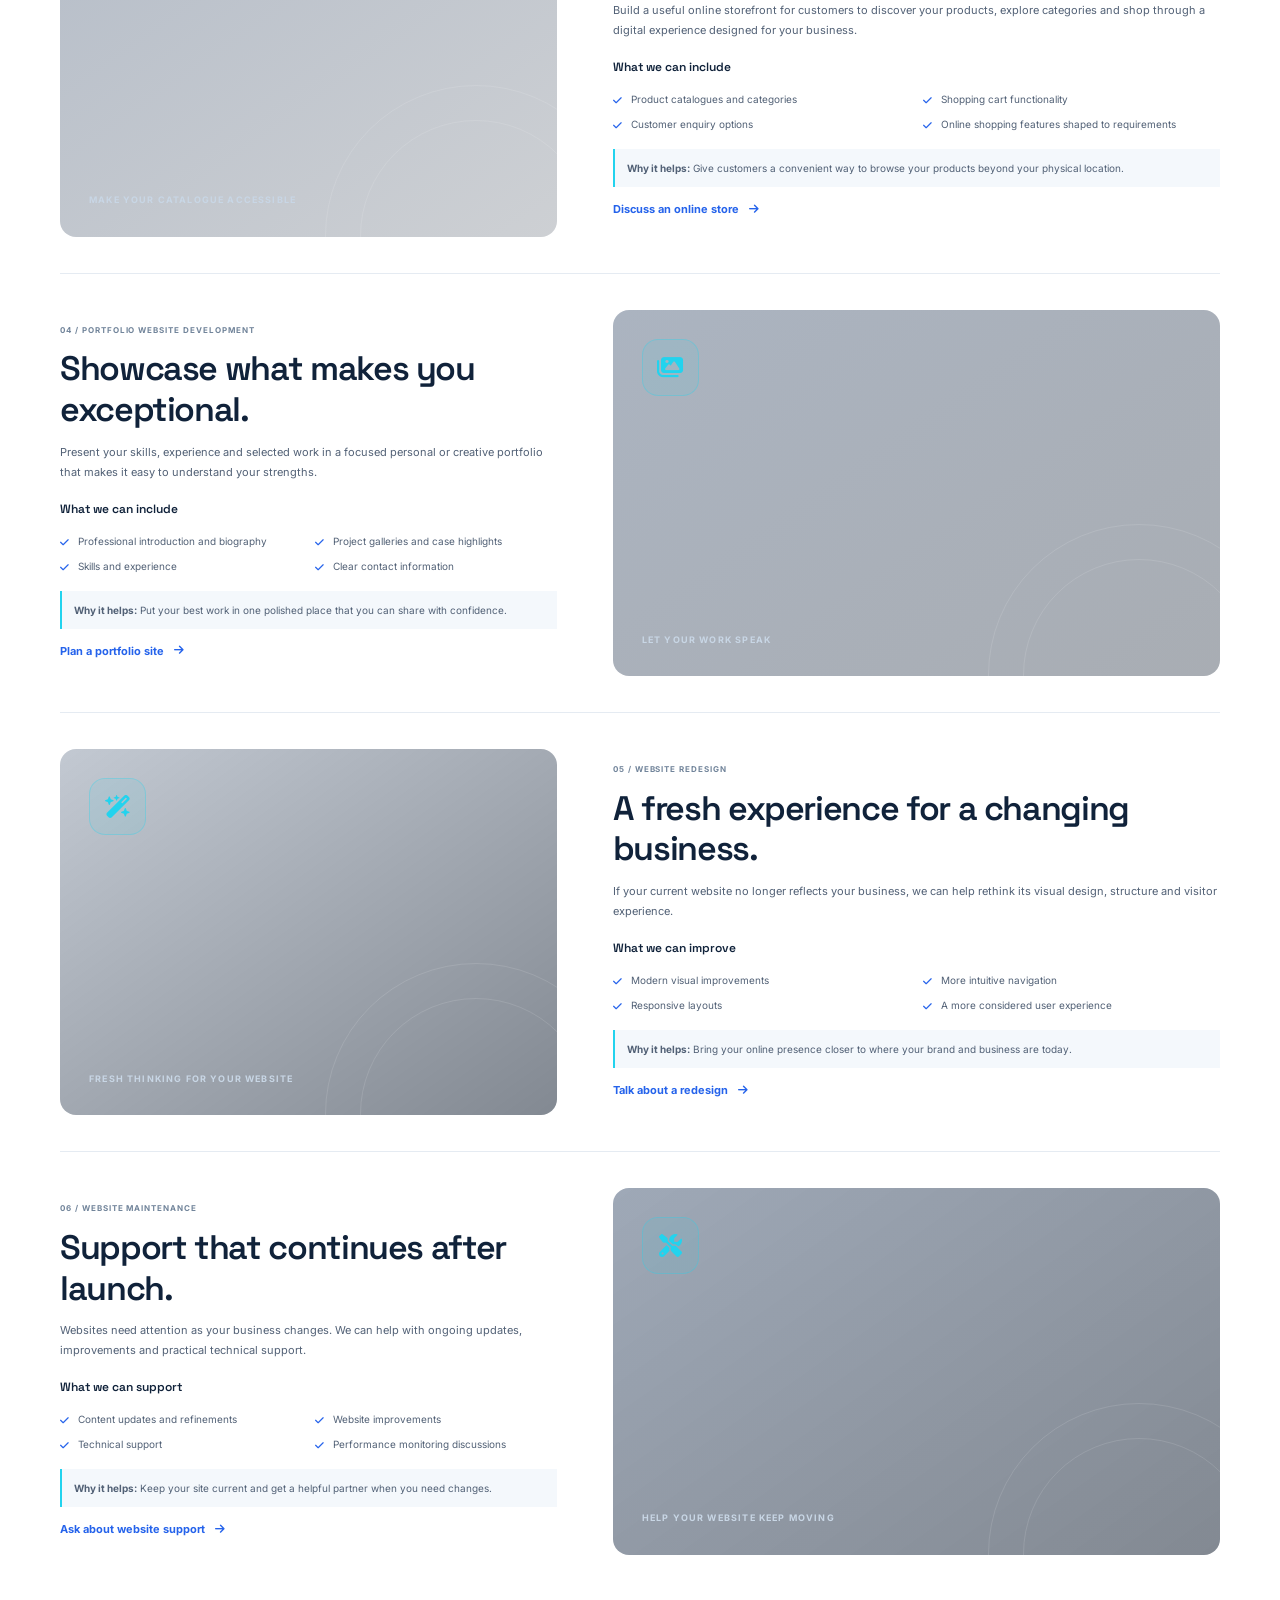
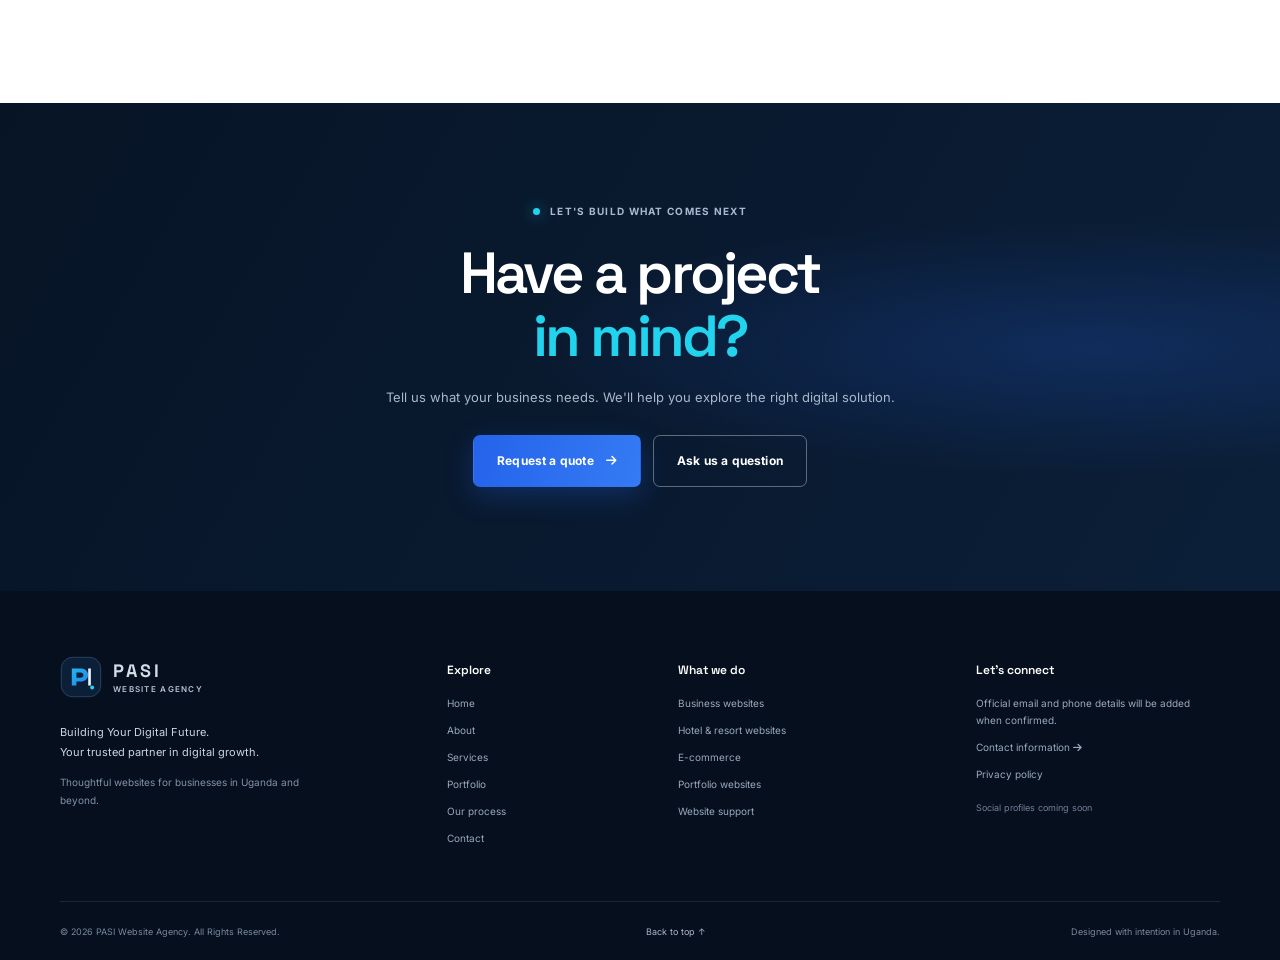
<file: services.html>
<!doctype html>
<html lang="en"><head><meta charset="utf-8"><meta name="viewport" content="width=device-width, initial-scale=1"><meta name="theme-color" content="#071426"><meta name="description" content="Explore PASI Website Agency services: business, hotel, e-commerce and portfolio websites, redesigns and ongoing maintenance."><meta property="og:type" content="website"><meta property="og:title" content="Our Services | PASI Website Agency"><meta property="og:description" content="Modern digital solutions designed to help businesses establish their online presence and grow."><meta property="og:image" content="https://images.unsplash.com/photo-1460925895917-afdab827c52f?auto=format&fit=crop&w=1200&q=85"><link rel="canonical" href="https://example.com/services.html"><title>Our Services | PASI Website Agency</title><link rel="icon" type="image/svg+xml" href="assets/logo/pasi-mark.svg"><link rel="preconnect" href="https://fonts.googleapis.com"><link rel="preconnect" href="https://fonts.gstatic.com" crossorigin><link href="https://fonts.googleapis.com/css2?family=Inter:wght@400;500;600;700&family=Space+Grotesk:wght@400;500;600;700&display=swap" rel="stylesheet"><link rel="stylesheet" href="https://cdnjs.cloudflare.com/ajax/libs/font-awesome/6.5.2/css/all.min.css"><link rel="stylesheet" href="css/style.css"><link rel="stylesheet" href="css/animations.css"><link rel="stylesheet" href="css/responsive.css"><link rel="stylesheet" href="css/pages.css"></head>
<body><a class="skip-link" href="#main">Skip to content</a><header class="site-header"><nav class="nav container" aria-label="Main navigation"><a class="brand" href="index.html"><img src="assets/logo/pasi-mark.svg" width="42" height="42" alt=""><span class="brand-copy"><strong>PASI</strong><small>WEBSITE AGENCY</small></span></a><button class="menu-toggle" aria-label="Open navigation menu" aria-expanded="false" aria-controls="primary-menu"><span></span><span></span></button><div class="nav-menu" id="primary-menu"><a class="nav-link" href="index.html">Home</a><a class="nav-link" href="about.html">About</a><a class="nav-link is-active" aria-current="page" href="services.html">Services</a><a class="nav-link" href="portfolio.html">Portfolio</a><a class="nav-link" href="process.html">Our Process</a><a class="nav-link" href="contact.html">Contact</a><a class="button button-small button-nav" href="quote.html">Get a free quote <i class="fa-solid fa-arrow-right"></i></a></div></nav></header>
<main id="main"><section class="page-hero section-dark"><div class="container page-hero-inner reveal"><p class="eyebrow"><span class="eyebrow-dot"></span> A stronger digital presence starts here</p><h1>Digital solutions that move your business <span>forward.</span></h1><p>We provide modern digital solutions designed to help businesses establish their online presence, connect with customers and grow.</p><div class="breadcrumbs"><a href="index.html">Home</a><i class="fa-solid fa-angle-right"></i><span>Services</span></div></div><div class="page-hero-glow"></div></section>
<section class="section service-detail-section"><div class="container"><div class="service-detail-list">
<article class="service-detail reveal" id="business"><div class="detail-visual visual-business"><i class="fa-solid fa-building"></i><span>YOUR BUSINESS, CLEARLY ONLINE</span></div><div class="detail-copy"><span class="detail-index">01 / BUSINESS WEBSITE DEVELOPMENT</span><h2>A professional home for your business.</h2><p>Tell your story, explain your services and help potential customers take the next step with a custom website tailored to your business.</p><h3>What we can include</h3><ul class="check-list"><li><i class="fa-solid fa-check"></i> Professional business presentation</li><li><i class="fa-solid fa-check"></i> Responsive design</li><li><i class="fa-solid fa-check"></i> Service pages and contact forms</li><li><i class="fa-solid fa-check"></i> SEO-friendly structure</li></ul><p class="benefit-note"><b>Why it helps:</b> Give visitors a clear, credible place to understand your business and reach you.</p><a class="text-link" href="quote.html">Request a business website quote <i class="fa-solid fa-arrow-right"></i></a></div></article>
<article class="service-detail service-detail-reverse reveal" id="hospitality"><div class="detail-visual visual-hotel"><i class="fa-solid fa-hotel"></i><span>MAKE THE STAY EASY TO IMAGINE</span></div><div class="detail-copy"><span class="detail-index">02 / HOTEL &amp; RESORT WEBSITES</span><h2>Invite guests to picture their stay.</h2><p>Bring your rooms, location and facilities together in a polished website that makes it simple for guests to explore and enquire.</p><h3>What we can include</h3><ul class="check-list"><li><i class="fa-solid fa-check"></i> Accommodation showcases and room galleries</li><li><i class="fa-solid fa-check"></i> Facility and experience presentations</li><li><i class="fa-solid fa-check"></i> Booking enquiry forms</li><li><i class="fa-solid fa-check"></i> Location and travel information</li></ul><p class="benefit-note"><b>Why it helps:</b> Present your hospitality experience beautifully and make enquiries straightforward.</p><a class="text-link" href="quote.html">Request a hospitality quote <i class="fa-solid fa-arrow-right"></i></a></div></article>
<article class="service-detail reveal" id="ecommerce"><div class="detail-visual visual-shop"><i class="fa-solid fa-bag-shopping"></i><span>MAKE YOUR CATALOGUE ACCESSIBLE</span></div><div class="detail-copy"><span class="detail-index">03 / E-COMMERCE DEVELOPMENT</span><h2>Make shopping part of your story.</h2><p>Build a useful online storefront for customers to discover your products, explore categories and shop through a digital experience designed for your business.</p><h3>What we can include</h3><ul class="check-list"><li><i class="fa-solid fa-check"></i> Product catalogues and categories</li><li><i class="fa-solid fa-check"></i> Shopping cart functionality</li><li><i class="fa-solid fa-check"></i> Customer enquiry options</li><li><i class="fa-solid fa-check"></i> Online shopping features shaped to requirements</li></ul><p class="benefit-note"><b>Why it helps:</b> Give customers a convenient way to browse your products beyond your physical location.</p><a class="text-link" href="quote.html">Discuss an online store <i class="fa-solid fa-arrow-right"></i></a></div></article>
<article class="service-detail service-detail-reverse reveal" id="portfolio"><div class="detail-visual visual-portfolio"><i class="fa-solid fa-images"></i><span>LET YOUR WORK SPEAK</span></div><div class="detail-copy"><span class="detail-index">04 / PORTFOLIO WEBSITE DEVELOPMENT</span><h2>Showcase what makes you exceptional.</h2><p>Present your skills, experience and selected work in a focused personal or creative portfolio that makes it easy to understand your strengths.</p><h3>What we can include</h3><ul class="check-list"><li><i class="fa-solid fa-check"></i> Professional introduction and biography</li><li><i class="fa-solid fa-check"></i> Project galleries and case highlights</li><li><i class="fa-solid fa-check"></i> Skills and experience</li><li><i class="fa-solid fa-check"></i> Clear contact information</li></ul><p class="benefit-note"><b>Why it helps:</b> Put your best work in one polished place that you can share with confidence.</p><a class="text-link" href="quote.html">Plan a portfolio site <i class="fa-solid fa-arrow-right"></i></a></div></article>
<article class="service-detail reveal" id="redesign"><div class="detail-visual visual-redesign"><i class="fa-solid fa-wand-magic-sparkles"></i><span>FRESH THINKING FOR YOUR WEBSITE</span></div><div class="detail-copy"><span class="detail-index">05 / WEBSITE REDESIGN</span><h2>A fresh experience for a changing business.</h2><p>If your current website no longer reflects your business, we can help rethink its visual design, structure and visitor experience.</p><h3>What we can improve</h3><ul class="check-list"><li><i class="fa-solid fa-check"></i> Modern visual improvements</li><li><i class="fa-solid fa-check"></i> More intuitive navigation</li><li><i class="fa-solid fa-check"></i> Responsive layouts</li><li><i class="fa-solid fa-check"></i> A more considered user experience</li></ul><p class="benefit-note"><b>Why it helps:</b> Bring your online presence closer to where your brand and business are today.</p><a class="text-link" href="quote.html">Talk about a redesign <i class="fa-solid fa-arrow-right"></i></a></div></article>
<article class="service-detail service-detail-reverse reveal" id="maintenance"><div class="detail-visual visual-support"><i class="fa-solid fa-screwdriver-wrench"></i><span>HELP YOUR WEBSITE KEEP MOVING</span></div><div class="detail-copy"><span class="detail-index">06 / WEBSITE MAINTENANCE</span><h2>Support that continues after launch.</h2><p>Websites need attention as your business changes. We can help with ongoing updates, improvements and practical technical support.</p><h3>What we can support</h3><ul class="check-list"><li><i class="fa-solid fa-check"></i> Content updates and refinements</li><li><i class="fa-solid fa-check"></i> Website improvements</li><li><i class="fa-solid fa-check"></i> Technical support</li><li><i class="fa-solid fa-check"></i> Performance monitoring discussions</li></ul><p class="benefit-note"><b>Why it helps:</b> Keep your site current and get a helpful partner when you need changes.</p><a class="text-link" href="quote.html">Ask about website support <i class="fa-solid fa-arrow-right"></i></a></div></article>
</div></div></section><section class="contact-cta section-dark"><div class="container cta-content reveal"><p class="eyebrow"><span class="eyebrow-dot"></span> Let's build what comes next</p><h2>Have a project<br><span>in mind?</span></h2><p>Tell us what your business needs. We'll help you explore the right digital solution.</p><div class="cta-actions"><a class="button button-primary" href="quote.html">Request a quote <i class="fa-solid fa-arrow-right"></i></a><a class="button button-outline" href="contact.html">Ask us a question</a></div></div></section></main>
<footer class="site-footer"><div class="container footer-main"><div class="footer-brand"><a class="brand" href="index.html"><img src="assets/logo/pasi-mark.svg" width="42" height="42" alt=""><span class="brand-copy"><strong>PASI</strong><small>WEBSITE AGENCY</small></span></a><p>Building Your Digital Future.<br>Your trusted partner in digital growth.</p><p class="footer-about">Thoughtful websites for businesses in Uganda and beyond.</p></div><div class="footer-column"><h2>Explore</h2><a href="index.html">Home</a><a href="about.html">About</a><a href="services.html">Services</a><a href="portfolio.html">Portfolio</a><a href="process.html">Our process</a><a href="contact.html">Contact</a></div><div class="footer-column"><h2>What we do</h2><a href="#business">Business websites</a><a href="#hospitality">Hotel &amp; resort websites</a><a href="#ecommerce">E-commerce</a><a href="#portfolio">Portfolio websites</a><a href="#maintenance">Website support</a></div><div class="footer-column footer-contact"><h2>Let's connect</h2><p>Official email and phone details will be added when confirmed.</p><a href="contact.html">Contact information <i class="fa-solid fa-arrow-right"></i></a><a href="privacy.html">Privacy policy</a><span class="social-coming">Social profiles coming soon</span></div></div><div class="container footer-bottom"><span>© 2026 PASI Website Agency. All Rights Reserved.</span><a href="#main">Back to top ↑</a><span>Designed with intention in Uganda.</span></div></footer><button class="back-to-top" type="button" aria-label="Back to top"><i class="fa-solid fa-arrow-up"></i></button><script src="js/navigation.js" defer></script><script src="js/main.js" defer></script></body></html>
</file>
<file: css/style.css>
:root {
  color-scheme: light;
  --navy: #071426;
  --navy-2: #0b1f38;
  --blue: #2563eb;
  --blue-bright: #3b82f6;
  --cyan: #22d3ee;
  --white: #fff;
  --paper: #f1f5f9;
  --muted: #94a3b8;
  --ink: #10223a;
  --body: #526176;
  --line: #dce5ef;
  --font-heading: 'Space Grotesk', sans-serif;
  --font-body: 'Inter', sans-serif;
  --container: 1160px;
  --radius: 18px;
  --shadow-card: 0 18px 50px rgba(8, 29, 55, .08);
}
* { box-sizing: border-box; }
html { scroll-behavior: smooth; scroll-padding-top: 88px; }
body { margin: 0; color: var(--ink); background: var(--white); font-family: var(--font-body); font-size: 15px; line-height: 1.7; -webkit-font-smoothing: antialiased; }
body.menu-open { overflow: hidden; }
img { max-width: 100%; display: block; }
a { color: inherit; text-decoration: none; }
button { font: inherit; }
.container { width: min(var(--container), calc(100% - 64px)); margin-inline: auto; }
.section { padding: 112px 0; }
.section-dark { background: var(--navy); color: var(--white); }
.section-tinted { background: #f5f8fc; }
.skip-link { position: fixed; z-index: 9999; top: 12px; left: 12px; padding: 12px 18px; transform: translateY(-160%); color: var(--white); background: var(--blue); border-radius: 8px; }
.skip-link:focus { transform: translateY(0); }
:focus-visible { outline: 3px solid var(--cyan); outline-offset: 4px; }
.site-header { position: fixed; z-index: 1000; inset: 0 0 auto; color: var(--white); border-bottom: 1px solid transparent; transition: background .3s ease, box-shadow .3s ease, border-color .3s ease; }
.site-header.scrolled { background: rgba(7, 20, 38, .94); border-color: rgba(255,255,255,.08); box-shadow: 0 10px 35px rgba(0,0,0,.14); backdrop-filter: blur(16px); }
.nav { min-height: 82px; display: flex; align-items: center; justify-content: space-between; gap: 28px; }
.brand { display: inline-flex; align-items: center; gap: 11px; flex: 0 0 auto; }
.brand img { width: 42px; height: 42px; }
.brand-copy { display: grid; line-height: 1.1; gap: 4px; }
.brand-copy strong { font-family: var(--font-heading); font-size: 18px; letter-spacing: .16em; }
.brand-copy small { color: #b6c4d7; font-size: 8px; font-weight: 600; letter-spacing: .16em; }
.nav-menu { display: flex; align-items: center; gap: clamp(17px, 2.2vw, 30px); }
.nav-link { position: relative; padding: 10px 0; color: #c3cedc; font-size: 12px; font-weight: 500; transition: color .2s ease; }
.nav-link::after { position: absolute; right: 0; bottom: 4px; left: 0; height: 2px; content: ''; background: var(--cyan); transform: scaleX(0); transform-origin: left; transition: transform .25s ease; }
.nav-link:hover, .nav-link.is-active { color: var(--white); }
.nav-link.is-active::after, .nav-link:hover::after { transform: scaleX(1); }
.button { min-height: 52px; display: inline-flex; align-items: center; justify-content: center; gap: 12px; padding: 0 23px; border: 1px solid transparent; border-radius: 7px; font-size: 12px; font-weight: 700; letter-spacing: .015em; transition: transform .25s ease, background .25s ease, box-shadow .25s ease, border-color .25s ease; }
.button:hover { transform: translateY(-3px); }
.button-primary { color: var(--white); background: linear-gradient(110deg, var(--blue), #357bf4); box-shadow: 0 9px 28px rgba(37,99,235,.28); }
.button-primary:hover { background: linear-gradient(110deg, #1d4ed8, #2563eb); box-shadow: 0 13px 32px rgba(37,99,235,.38); }
.button-small { min-height: 40px; padding-inline: 16px; font-size: 10px; }
.button-nav { color: var(--white); background: var(--blue); }
.button-quiet { color: var(--white); }
.button-quiet:hover { color: var(--cyan); }
.play-icon { width: 36px; height: 36px; display: grid; place-items: center; border: 1px solid rgba(255,255,255,.32); border-radius: 50%; font-size: 11px; }
.button-outline { color: var(--white); border-color: rgba(255,255,255,.35); }
.button-outline:hover { color: var(--navy); background: var(--white); }
.menu-toggle { display: none; }
.hero { position: relative; min-height: 780px; display: flex; flex-direction: column; justify-content: center; overflow: hidden; padding: 124px 0 42px; background: radial-gradient(ellipse at 75% 45%, rgba(19, 63, 117, .30), transparent 38%), radial-gradient(ellipse at 10% 12%, rgba(26, 70, 125, .16), transparent 32%), var(--navy); }
.hero::before { position: absolute; inset: 0; content: ''; opacity: .14; background-image: linear-gradient(rgba(255,255,255,.05) 1px, transparent 1px), linear-gradient(90deg, rgba(255,255,255,.05) 1px, transparent 1px); background-size: 64px 64px; mask-image: linear-gradient(90deg, transparent, #000 45%, #000 90%, transparent); pointer-events: none; }
.hero-grid { position: relative; z-index: 1; display: grid; grid-template-columns: 1fr 1.02fr; align-items: center; gap: 24px; padding-top: 27px; }
.hero-copy { max-width: 570px; padding: 20px 0 40px; }
.eyebrow { display: flex; align-items: center; gap: 10px; margin: 0 0 22px; color: #a9bad0; font-size: 10px; font-weight: 700; letter-spacing: .13em; text-transform: uppercase; }
.eyebrow-dot { width: 7px; height: 7px; display: inline-block; flex: 0 0 7px; border-radius: 50%; background: var(--cyan); box-shadow: 0 0 15px rgba(34,211,238,.75); }
.eyebrow-dark { color: #597086; }
.hero h1, h2, h3, p { margin-top: 0; }
.hero h1 { max-width: 640px; margin-bottom: 23px; font: 600 clamp(43px, 5vw, 65px)/1.08 var(--font-heading); letter-spacing: -.055em; }
.hero h1 span, .section-heading h2 span, .section-intro h2 span, .cta-content h2 span { color: var(--cyan); }
.hero-description { max-width: 490px; margin-bottom: 30px; color: #a9b8cb; font-size: 14px; line-height: 1.9; }
.hero-actions { display: flex; flex-wrap: wrap; align-items: center; gap: 13px; }
.hero-trust { display: flex; align-items: center; gap: 12px; margin-top: 37px; color: #a9b8cb; font-size: 10px; }
.hero-trust p { margin: 0; }
.hero-trust b { color: #e5edf6; font-weight: 500; }
.trust-line { width: 34px; height: 1px; background: var(--cyan); }
.hero-art { position: relative; height: 500px; isolation: isolate; }
.art-glow { position: absolute; z-index: -2; width: 390px; height: 390px; top: 46px; left: 50%; border-radius: 50%; background: rgba(30, 101, 193, .19); filter: blur(75px); transform: translateX(-50%); }
.orbit { position: absolute; z-index: -1; top: 60px; left: 50%; border: 1px solid rgba(90,169,255,.14); border-radius: 50%; transform: translateX(-50%) rotate(-22deg); }
.orbit-one { width: 570px; height: 330px; }.orbit-two { top: 103px; width: 510px; height: 280px; transform: translateX(-50%) rotate(31deg); }
.laptop { position: absolute; top: 98px; left: 50%; width: min(475px, 90%); transform: translateX(-50%); filter: drop-shadow(0 28px 30px rgba(0,0,0,.42)); }
.laptop-screen { padding: 7px 7px 8px; border: 1px solid #53677e; border-radius: 12px 12px 5px 5px; background: linear-gradient(140deg, #263d58, #101c2c 80%); }
.mock-browser { height: 20px; display: flex; align-items: center; gap: 4px; padding: 0 6px; color: #7890aa; font-size: 5px; }
.mock-browser span { width: 5px; height: 5px; border-radius: 50%; background: #ef7683; }.mock-browser span:nth-child(2){background:#e8c46a}.mock-browser span:nth-child(3){background:#68c991}.mock-browser i { margin-left: auto; font-style: normal; }
.mock-site { min-height: 265px; padding: 16px 21px 12px; color: #21382d; background: #eef0e7; }
.mock-nav { display: flex; align-items: center; justify-content: space-between; font-size: 6px; letter-spacing: .06em; }.mock-nav b { font-size: 9px; letter-spacing: .16em; }.mock-nav b i { color: #557a56; }.mock-nav em { padding: 5px 8px; color: white; background: #385e46; font-size: 5px; font-style: normal; }
.mock-hero { height: 183px; display: grid; grid-template-columns: .9fr 1.1fr; align-items: center; gap: 9px; padding-top: 12px; }
.mock-text { padding-left: 5px; }.mock-text small { font-size: 5px; letter-spacing: .17em; }.mock-text strong { display: block; margin: 6px 0; font: 500 25px/1.03 Georgia, serif; letter-spacing: -.04em; }.mock-text p { margin: 0 0 10px; color: #687365; font: 6px var(--font-body); }.mock-text span { font-size: 5px; letter-spacing: .12em; }
.mock-photo { height: 165px; background: linear-gradient(0deg, rgba(21,46,34,.10), transparent), url('https://images.unsplash.com/photo-1445019980597-93fa8acb246c?auto=format&fit=crop&w=800&q=80') center/cover; }
.mock-bottom { display: flex; justify-content: space-between; color: #748073; font-size: 5px; }
.laptop-base { position: relative; width: 108%; height: 12px; margin-left: -4%; border-radius: 2px 2px 13px 13px; background: linear-gradient(#9da9b6, #596b7d 50%, #293849); }.laptop-base span { position: absolute; top: 0; left: 42%; width: 16%; height: 3px; border-radius: 0 0 5px 5px; background: #536477; }
.phone { position: absolute; z-index: 3; right: 0; bottom: 40px; width: 135px; height: 270px; padding: 7px; border: 1px solid #64768a; border-radius: 23px; background: linear-gradient(135deg,#455a70,#0e1826 50%); box-shadow: 0 22px 40px rgba(0,0,0,.5); transform: rotate(5deg); }
.phone-notch { position: absolute; z-index: 1; top: 8px; left: 50%; width: 48px; height: 10px; border-radius: 0 0 8px 8px; background: #172433; transform: translateX(-50%); }
.phone-screen { height: 100%; overflow: hidden; padding: 16px 9px; border-radius: 17px; color: #1f382b; background: #eff1e9; }
.phone-top { height: 20px; display: flex; align-items: center; justify-content: space-between; font-size: 7px; }.phone-top b { font-size: 8px; letter-spacing: .14em; }
.phone-image { height: 88px; margin: 9px -9px 9px; background: url('https://images.unsplash.com/photo-1445019980597-93fa8acb246c?auto=format&fit=crop&w=500&q=75') center/cover; }
.phone-screen small { font-size: 5px; letter-spacing: .14em; }.phone-screen strong { display: block; margin: 5px 0; font: 500 19px/1 Georgia,serif; }.phone-screen p { margin-bottom: 7px; color: #667567; font-size: 6px; }.phone-cta { color: #416249; font-size: 5px; font-weight: 700; letter-spacing: .08em; }
.float-tag { position: absolute; z-index: 4; display: flex; align-items: center; gap: 10px; padding: 11px 14px; border: 1px solid rgba(255,255,255,.12); border-radius: 10px; background: rgba(12,31,54,.9); box-shadow: 0 16px 36px rgba(0,0,0,.25); backdrop-filter: blur(12px); }
.float-tag b, .float-tag small { display: block; }.float-tag b { color: #f1f5f9; font-size: 9px; }.float-tag small { margin-top: 2px; color: #99abc0; font-size: 8px; }.tag-design { top: 44px; left: 5px; }.tag-responsive { right: 20px; bottom: 3px; }
.tag-icon { width: 31px; height: 31px; display: grid; place-items: center; border-radius: 8px; font-size: 12px; }.tag-icon.cyan { color: var(--cyan); background: rgba(34,211,238,.12); }.tag-icon.blue { color: #8db4ff; background: rgba(37,99,235,.19); }
.art-spark { position: absolute; color: var(--cyan); }.spark-one { top: 60px; right: 86px; font-size: 21px; }.spark-two { bottom: 57px; left: 31px; color: #6a9bff; font-size: 13px; }
.hero-bottom { position: relative; z-index: 1; display: flex; align-items: center; justify-content: space-between; margin-top: auto; padding-top: 30px; color: #6f839b; font-size: 8px; font-weight: 600; letter-spacing: .13em; }
.hero-bottom a { color: #c1ccda; font-size: 9px; font-weight: 500; letter-spacing: 0; }.hero-bottom a i { margin-left: 6px; color: var(--cyan); }
.about-layout { display: grid; grid-template-columns: 1fr 1fr; gap: 80px; align-items: start; }
.section-intro h2, .section-heading h2 { margin: 0; font: 600 clamp(36px, 4vw, 50px)/1.13 var(--font-heading); letter-spacing: -.05em; }.section-intro h2 span, .section-heading h2 span { color: var(--blue); }
.about-content { padding-top: 19px; color: var(--body); font-size: 13px; }.about-content .lead { color: var(--ink); font-size: 16px; line-height: 1.8; }.about-content p { margin-bottom: 17px; }
.text-link { display: inline-flex; align-items: center; gap: 10px; margin-top: 8px; color: var(--blue); font-size: 11px; font-weight: 700; }.text-link i { transition: transform .2s ease; }.text-link:hover i { transform: translateX(4px); }
.value-grid { display: grid; grid-template-columns: repeat(3, 1fr); gap: 19px; margin-top: 64px; }
.value-card { min-height: 225px; padding: 26px 26px 24px; border: 1px solid #e8edf3; border-radius: var(--radius); background: #fff; box-shadow: 0 10px 35px rgba(12,34,58,.035); transition: transform .3s ease, box-shadow .3s ease, border-color .3s ease; }.value-card:hover { transform: translateY(-6px); border-color: #c8d8ee; box-shadow: var(--shadow-card); }
.icon-box { width: 43px; height: 43px; display: grid; place-items: center; margin-bottom: 20px; color: var(--blue); border-radius: 12px; background: #edf4ff; font-size: 17px; }.card-index { display: block; margin-bottom: 7px; color: #8290a1; font-size: 8px; font-weight: 700; letter-spacing: .1em; }.value-card h3 { margin-bottom: 7px; font: 600 19px var(--font-heading); }.value-card p { margin: 0; color: var(--body); font-size: 11px; line-height: 1.75; }
.services-section { padding-top: 106px; padding-bottom: 115px; }
.section-heading { display: flex; align-items: end; justify-content: space-between; gap: 40px; margin-bottom: 47px; }.section-heading .eyebrow { margin-bottom: 17px; }.section-heading > p { max-width: 380px; margin: 0 0 6px; color: var(--body); font-size: 12px; line-height: 1.8; }
.services-grid { display: grid; grid-template-columns: repeat(3,1fr); gap: 15px; }
.service-card { position: relative; min-height: 245px; padding: 25px 24px; overflow: hidden; border: 1px solid #e3eaf2; border-radius: 14px; background: #fff; transition: transform .3s ease, box-shadow .3s ease, border-color .3s ease; }.service-card::after { position: absolute; right: -40px; bottom: -72px; width: 130px; height: 130px; content: ''; border: 1px solid #e8eff8; border-radius: 50%; transition: transform .4s ease; }.service-card:hover { transform: translateY(-5px); border-color: #c6d7ef; box-shadow: var(--shadow-card); }.service-card:hover::after { transform: scale(1.45); }
.service-number { position: absolute; top: 25px; right: 24px; color: #9cacbf; font: 500 10px var(--font-heading); }.service-icon { width: 40px; height: 40px; display: grid; place-items: center; margin-bottom: 20px; color: var(--blue); border-radius: 11px; background: #edf4ff; font-size: 16px; }.service-card h3 { max-width: 240px; margin-bottom: 8px; font: 600 16px/1.35 var(--font-heading); }.service-card p { max-width: 280px; min-height: 40px; margin-bottom: 14px; color: var(--body); font-size: 10px; line-height: 1.7; }.service-card a { position: relative; z-index: 1; display: inline-flex; align-items: center; gap: 8px; color: var(--blue); font-size: 10px; font-weight: 700; }.service-card a i { font-size: 9px; transition: transform .2s ease; }.service-card a:hover i { transform: translateX(3px); }
.work-section { position: relative; overflow: hidden; padding: 110px 0 100px; background: radial-gradient(ellipse at 50% 100%, rgba(28,78,137,.16), transparent 50%), var(--navy); }.work-section::before { position: absolute; top: 0; right: 0; width: 480px; height: 420px; content: ''; border-radius: 50%; background: rgba(34,211,238,.035); filter: blur(60px); }
.section-heading-light { position: relative; }.section-heading-light h2 { color: var(--white); }.section-heading-light > p { color: #a1afc2; }.section-heading-light h2 span { color: var(--cyan); }
.projects-grid { display: grid; grid-template-columns: repeat(3,1fr); gap: 22px; }.project-card { min-width: 0; }.project-image { position: relative; width: 100%; height: 246px; display: block; padding: 0; overflow: hidden; border: 0; border-radius: 12px; background: #142a43; cursor: pointer; text-align: left; }.project-image img { width: 100%; height: 100%; object-fit: cover; transition: transform .65s cubic-bezier(.2,.7,.2,1); }.project-image:hover img, .project-image:focus-visible img { transform: scale(1.055); }.project-image::after { position: absolute; inset: 40% 0 0; content: ''; background: linear-gradient(transparent, rgba(5,16,30,.4)); }.project-chip { position: absolute; z-index: 1; top: 14px; left: 14px; padding: 6px 9px; color: #f8fafc; border: 1px solid rgba(255,255,255,.25); border-radius: 4px; background: rgba(7,20,38,.68); font-size: 7px; font-weight: 700; letter-spacing: .1em; backdrop-filter: blur(8px); }.image-overlay { position: absolute; z-index: 1; inset: 0; display: grid; place-items: center; color: white; opacity: 0; background: rgba(7,20,38,.36); transition: opacity .25s ease; }.image-overlay span { display: flex; align-items: center; gap: 9px; padding: 11px 15px; border: 1px solid rgba(255,255,255,.55); border-radius: 5px; font-size: 10px; font-weight: 600; }.project-image:hover .image-overlay, .project-image:focus-visible .image-overlay { opacity: 1; }
.project-meta { display: flex; align-items: center; justify-content: space-between; margin-top: 17px; }.project-category { color: #8da1b9; font-size: 8px; font-weight: 700; letter-spacing: .12em; }.project-meta h3 { margin: 5px 0 0; color: white; font: 500 17px var(--font-heading); }.round-arrow { width: 35px; height: 35px; display: grid; place-items: center; flex: 0 0 auto; color: #c6d3e2; border: 1px solid rgba(255,255,255,.2); border-radius: 50%; background: transparent; cursor: pointer; transition: color .2s ease, background .2s ease, transform .2s ease; }.round-arrow:hover { color: var(--navy); background: var(--cyan); transform: rotate(45deg); }.project-card > p { margin: 7px 0 0; color: #9aabc0; font-size: 10px; }.concept-note { margin: 31px 0 0; color: #91a2b7; font-size: 9px; }.concept-note i { margin-right: 5px; color: var(--cyan); }
.why-section { padding: 105px 0 112px; }.benefits-grid { display: grid; grid-template-columns: repeat(3,1fr); column-gap: 30px; }.benefit { display: flex; align-items: flex-start; gap: 15px; min-height: 118px; padding: 20px 8px 18px 0; border-top: 1px solid #e5ebf2; }.benefit-icon { width: 38px; height: 38px; display: grid; place-items: center; flex: 0 0 38px; color: var(--blue); border-radius: 10px; background: #edf4ff; font-size: 14px; }.benefit h3 { margin: 2px 0 6px; font: 600 13px var(--font-heading); }.benefit p { max-width: 260px; margin: 0; color: var(--body); font-size: 10px; line-height: 1.7; }
.process-section { padding: 104px 0 109px; }.process-list { position: relative; display: grid; grid-template-columns: repeat(5,1fr); gap: 0; margin: 58px 0 0; padding: 0; list-style: none; }.process-list::before { position: absolute; top: 24px; right: 9%; left: 9%; height: 1px; content: ''; background: #d5e0ec; }.process-step { position: relative; padding: 0 20px 0 0; }.step-marker { position: relative; z-index: 1; width: 48px; height: 48px; display: grid; place-items: center; margin-bottom: 24px; color: var(--blue); border: 1px solid #c9d9ed; border-radius: 50%; background: #f5f8fc; font: 600 12px var(--font-heading); box-shadow: 0 0 0 7px #f5f8fc; }.step-label { display: block; margin-bottom: 8px; color: #8292a5; font-size: 7px; font-weight: 700; letter-spacing: .12em; }.process-step h3 { margin-bottom: 7px; font: 600 16px var(--font-heading); }.process-step p { max-width: 185px; margin: 0; color: var(--body); font-size: 10px; line-height: 1.75; }
.contact-cta { position: relative; overflow: hidden; padding: 100px 0 104px; background: radial-gradient(ellipse at 85% 50%, rgba(37,99,235,.22), transparent 37%), linear-gradient(120deg, #071426, #0b1f38); }.cta-orb { position: absolute; top: -190px; right: -70px; width: 490px; height: 490px; border: 1px solid rgba(34,211,238,.15); border-radius: 50%; }.cta-orb::before,.cta-orb::after { position: absolute; inset: 28px; content: ''; border: 1px solid rgba(34,211,238,.1); border-radius: 50%; }.cta-orb::after { inset: 62px; }.cta-content { position: relative; z-index: 1; max-width: 760px; text-align: center; }.cta-content .eyebrow { justify-content: center; }.cta-content h2 { margin-bottom: 17px; font: 600 clamp(39px,5vw,58px)/1.1 var(--font-heading); letter-spacing: -.05em; }.cta-content > p:not(.eyebrow) { max-width: 570px; margin: 0 auto 27px; color: #aab8ca; font-size: 13px; }.cta-actions { display: flex; justify-content: center; gap: 12px; }.contact-note { display: block; margin-top: 17px; color: #8799af; font-size: 9px; }
.site-footer { color: #d2dbe6; background: #050f1d; }.footer-main { display: grid; grid-template-columns: 1.5fr .8fr 1.1fr 1.1fr; gap: 54px; padding-top: 65px; padding-bottom: 54px; }.footer-brand > p { margin: 17px 0 0; color: #cbd6e3; font-size: 11px; line-height: 1.8; }.footer-brand .footer-about { max-width: 250px; margin-top: 11px; color: #8293a8; font-size: 10px; }.footer-column { display: flex; flex-direction: column; align-items: flex-start; gap: 10px; }.footer-column h2 { margin: 6px 0 7px; color: white; font: 600 12px var(--font-heading); }.footer-column > a { color: #99a9bd; font-size: 10px; transition: color .2s ease; }.footer-column > a:hover { color: var(--cyan); }.footer-contact p { max-width: 220px; margin: 0; color: #99a9bd; font-size: 10px; }.footer-column .footer-email { margin-top: 5px; color: var(--cyan); font-weight: 600; }.footer-email i { margin-left: 4px; font-size: 8px; }.social-coming { margin-top: 7px; color: #708197; font-size: 9px; }
.footer-bottom { min-height: 59px; display: flex; align-items: center; justify-content: space-between; gap: 15px; border-top: 1px solid rgba(255,255,255,.09); color: #79899d; font-size: 9px; }.footer-bottom a { color: #aab8ca; }.footer-bottom a:hover { color: var(--cyan); }
.back-to-top { position: fixed; z-index: 900; right: 22px; bottom: 22px; width: 42px; height: 42px; display: grid; place-items: center; color: white; border: 0; border-radius: 50%; background: var(--blue); box-shadow: 0 8px 24px rgba(37,99,235,.35); opacity: 0; visibility: hidden; cursor: pointer; transform: translateY(8px); transition: opacity .2s ease, visibility .2s ease, transform .2s ease; }.back-to-top.visible { opacity: 1; visibility: visible; transform: translateY(0); }.back-to-top:hover { background: #1d4ed8; }
.project-dialog { position: fixed; width: min(760px, calc(100% - 32px)); max-width: none; max-height: min(90vh, 700px); padding: 0; overflow: auto; border: 1px solid rgba(255,255,255,.12); border-radius: 16px; color: var(--ink); background: white; box-shadow: 0 30px 100px rgba(0,0,0,.45); }.project-dialog::backdrop { background: rgba(3,11,21,.78); backdrop-filter: blur(5px); }.dialog-close { position: absolute; z-index: 2; top: 13px; right: 13px; width: 38px; height: 38px; display: grid; place-items: center; color: white; border: 1px solid rgba(255,255,255,.35); border-radius: 50%; background: rgba(7,20,38,.55); cursor: pointer; }.dialog-image { height: 330px; background: #13253a; }.dialog-image img { width: 100%; height: 100%; object-fit: cover; }.dialog-copy { padding: 29px 34px 35px; }.dialog-copy .eyebrow { margin-bottom: 10px; }.dialog-copy h2 { margin-bottom: 10px; font: 600 30px var(--font-heading); }.dialog-copy > p:not(.eyebrow) { color: var(--body); font-size: 13px; }
@media (prefers-reduced-motion: reduce) { html { scroll-behavior: auto; } *,*::before,*::after { animation-duration: .01ms !important; animation-iteration-count: 1 !important; scroll-behavior: auto !important; transition-duration: .01ms !important; } }
</file>
<file: css/animations.css>
/* Lightweight entrance and ambient motion; all motion is disabled for reduced-motion users. */
.reveal { opacity: 0; transform: translateY(22px); transition: opacity .7s ease, transform .7s cubic-bezier(.2,.65,.25,1); }
.reveal.is-visible { opacity: 1; transform: translateY(0); }
.value-grid .reveal:nth-child(2), .services-grid .reveal:nth-child(2), .projects-grid .reveal:nth-child(2), .benefits-grid .reveal:nth-child(2) { transition-delay: .08s; }
.value-grid .reveal:nth-child(3), .services-grid .reveal:nth-child(3), .projects-grid .reveal:nth-child(3), .benefits-grid .reveal:nth-child(3) { transition-delay: .16s; }
.services-grid .reveal:nth-child(4), .benefits-grid .reveal:nth-child(4) { transition-delay: .05s; }
.services-grid .reveal:nth-child(5), .benefits-grid .reveal:nth-child(5) { transition-delay: .13s; }
.services-grid .reveal:nth-child(6), .benefits-grid .reveal:nth-child(6) { transition-delay: .21s; }
.float-tag { animation: tag-drift 5s ease-in-out infinite; }
.tag-responsive { animation-delay: -2.4s; }
.art-spark { animation: spark-pulse 3.8s ease-in-out infinite; }
.spark-two { animation-delay: -1.6s; }
@keyframes tag-drift { 0%,100% { translate: 0 0; } 50% { translate: 0 -7px; } }
@keyframes spark-pulse { 0%,100% { opacity: .45; transform: scale(.88) rotate(0); } 50% { opacity: 1; transform: scale(1.08) rotate(45deg); } }
@media (prefers-reduced-motion: reduce) { .reveal { opacity: 1; transform: none; } .float-tag,.art-spark { animation: none; } }
</file>
<file: css/responsive.css>
@media (max-width: 1050px) {
  .container { width: min(var(--container), calc(100% - 48px)); }
  .nav { gap: 18px; }.nav-menu { gap: 17px; }.nav-link { font-size: 11px; }
  .hero { min-height: 720px; }.hero h1 { font-size: clamp(42px,5.3vw,58px); }.hero-art { transform: scale(.93); transform-origin: center; }
  .section { padding-block: 92px; }.services-grid { gap: 12px; }.service-card { padding-inline: 19px; }
  .footer-main { gap: 32px; }
}
@media (max-width: 820px) {
  .container { width: min(var(--container), calc(100% - 44px)); }
  .nav { min-height: 74px; }.menu-toggle { width: 42px; height: 42px; display: flex; flex-direction: column; align-items: center; justify-content: center; gap: 6px; border: 1px solid rgba(255,255,255,.2); border-radius: 8px; background: rgba(255,255,255,.04); cursor: pointer; }.menu-toggle span { width: 18px; height: 2px; border-radius: 2px; background: white; transition: transform .25s ease, opacity .2s ease; }.menu-toggle[aria-expanded="true"] span:first-child { transform: translateY(4px) rotate(45deg); }.menu-toggle[aria-expanded="true"] span:last-child { transform: translateY(-4px) rotate(-45deg); }
  .nav-menu { position: fixed; top: 74px; right: 0; left: 0; display: flex; flex-direction: column; align-items: stretch; gap: 0; padding: 15px 24px 25px; border-bottom: 1px solid rgba(255,255,255,.1); background: rgba(7,20,38,.98); opacity: 0; visibility: hidden; transform: translateY(-12px); transition: opacity .25s ease, visibility .25s ease, transform .25s ease; }.nav-menu.is-open { opacity: 1; visibility: visible; transform: translateY(0); }.nav-link { padding: 13px 4px; border-bottom: 1px solid rgba(255,255,255,.07); font-size: 13px; }.nav-link::after { bottom: 6px; right: auto; width: 28px; }.button-nav { align-self: flex-start; margin-top: 17px; }
  .hero { min-height: auto; padding-top: 126px; }.hero-grid { grid-template-columns: 1fr; gap: 0; }.hero-copy { max-width: 700px; padding-bottom: 2px; }.hero h1 { max-width: 680px; font-size: clamp(48px,8.5vw,70px); }.hero-description { max-width: 560px; }.hero-art { width: min(580px,100%); height: 440px; justify-self: center; margin-top: 4px; transform: none; }.laptop { top: 67px; }.mock-site { min-height: 230px; }.mock-hero { height: 155px; }.mock-photo { height: 145px; }.phone { bottom: 20px; }.tag-design { top: 25px; }.hero-bottom { padding-top: 18px; }
  .about-layout { gap: 30px; }.value-grid { margin-top: 45px; }.section-heading { align-items: flex-start; gap: 24px; }.section-heading > p { max-width: 300px; }
  .services-grid { grid-template-columns: repeat(2,1fr); gap: 14px; }.service-card { min-height: 225px; }.projects-grid { gap: 14px; }.project-image { height: 195px; }.project-meta h3 { font-size: 15px; }.project-category { font-size: 7px; }
  .benefits-grid { grid-template-columns: repeat(2,1fr); column-gap: 22px; }.process-list { grid-template-columns: 1fr; gap: 0; margin-top: 37px; }.process-list::before { top: 20px; bottom: 25px; left: 23px; width: 1px; height: auto; }.process-step { display: grid; grid-template-columns: 48px 1fr; gap: 17px; min-height: 116px; padding: 0; }.step-marker { grid-row: 1; margin: 0; }.process-step > div { padding: 2px 0 20px; }.step-label { margin-bottom: 5px; }.process-step p { max-width: 450px; }.footer-main { grid-template-columns: 1fr 1fr; gap: 42px 30px; }
}
@media (max-width: 560px) {
  .container { width: calc(100% - 38px); }.section { padding-block: 75px; }
  .brand img { width: 38px; height: 38px; }.brand-copy strong { font-size: 16px; }.brand-copy small { font-size: 7px; }
  .hero { padding-top: 112px; padding-bottom: 26px; }.hero-grid { padding-top: 17px; }.hero-copy { padding-bottom: 0; }.eyebrow { margin-bottom: 16px; font-size: 8px; }.hero h1 { margin-bottom: 16px; font-size: clamp(40px,11vw,57px); }.hero-description { margin-bottom: 22px; font-size: 12px; line-height: 1.8; }.hero-actions { align-items: stretch; gap: 8px; }.hero-actions .button { min-height: 48px; padding-inline: 15px; font-size: 10px; }.button-quiet { gap: 8px; }.play-icon { width: 30px; height: 30px; }.hero-trust { margin-top: 24px; font-size: 8px; }.hero-art { height: 340px; margin-top: 12px; }.laptop { top: 72px; width: 90%; }.laptop-screen { padding: 5px 5px 6px; }.mock-site { min-height: 168px; padding: 9px 12px 8px; }.mock-nav { font-size: 4px; }.mock-nav b { font-size: 6px; }.mock-nav em { padding: 4px 5px; font-size: 4px; }.mock-hero { height: 116px; }.mock-text small { font-size: 4px; }.mock-text strong { font-size: 18px; }.mock-text p { font-size: 5px; }.mock-text span { font-size: 4px; }.mock-photo { height: 104px; }.mock-bottom { font-size: 4px; }.phone { right: 0; bottom: 11px; width: 106px; height: 215px; padding: 6px; border-radius: 18px; }.phone-screen { padding: 12px 7px; border-radius: 13px; }.phone-top { height: 16px; font-size: 6px; }.phone-top b { font-size: 6px; }.phone-image { height: 66px; margin: 7px -7px; }.phone-screen small { font-size: 4px; }.phone-screen strong { font-size: 16px; }.phone-screen p,.phone-cta { font-size: 5px; }.float-tag { gap: 7px; padding: 8px 9px; }.float-tag b { font-size: 7px; }.float-tag small { font-size: 6px; }.tag-icon { width: 25px; height: 25px; font-size: 10px; }.tag-design { top: 26px; left: 0; }.tag-responsive { right: 0; bottom: 0; }.orbit-one { width: 360px; height: 240px; }.orbit-two { width: 340px; height: 205px; }.art-glow { width: 280px; height: 280px; }.hero-bottom { padding-top: 13px; font-size: 6px; }.hero-bottom a { font-size: 8px; }
  .about-layout { grid-template-columns: 1fr; gap: 20px; }.section-intro h2, .section-heading h2 { font-size: clamp(35px,9vw,45px); }.about-content { padding-top: 0; font-size: 12px; }.about-content .lead { font-size: 14px; }.value-grid { grid-template-columns: 1fr; gap: 11px; margin-top: 31px; }.value-card { min-height: 0; padding: 20px; }.icon-box { margin-bottom: 14px; }.value-card p { font-size: 10px; }
  .section-heading { display: block; margin-bottom: 32px; }.section-heading > p { margin-top: 17px; font-size: 11px; }.services-grid { grid-template-columns: 1fr; gap: 10px; }.service-card { min-height: 0; padding: 21px; }.service-card p { min-height: 0; margin-bottom: 12px; }.service-card h3 { font-size: 16px; }
  .work-section { padding-block: 75px; }.projects-grid { grid-template-columns: 1fr; gap: 29px; }.project-image { height: 230px; }.project-meta h3 { font-size: 17px; }.project-category { font-size: 8px; }.project-card > p { font-size: 10px; }
  .benefits-grid { grid-template-columns: 1fr; }.benefit { min-height: 100px; }.benefit h3 { font-size: 13px; }.benefit p { font-size: 10px; }
  .process-section { padding-block: 75px; }.process-list { margin-top: 32px; }.process-step { min-height: 113px; }.process-step h3 { font-size: 15px; }
  .contact-cta { padding: 75px 0; }.cta-content h2 { font-size: clamp(38px,10vw,50px); }.cta-content > p:not(.eyebrow) { font-size: 11px; }.cta-actions { flex-direction: column; align-items: stretch; max-width: 300px; margin-inline: auto; }.cta-orb { right: -260px; }
  .footer-main { grid-template-columns: 1fr 1fr; gap: 34px 18px; padding-block: 48px 38px; }.footer-brand { grid-column: 1 / -1; }.footer-brand .footer-about { max-width: 320px; }.footer-column h2 { font-size: 11px; }.footer-column > a, .footer-contact p { font-size: 9px; }.footer-bottom { flex-wrap: wrap; justify-content: center; padding-block: 14px; font-size: 8px; text-align: center; }.footer-bottom span:last-child { display: none; }
  .dialog-image { height: 220px; }.dialog-copy { padding: 22px; }.dialog-copy h2 { font-size: 24px; }.dialog-copy > p:not(.eyebrow) { font-size: 11px; }
}
@media (max-width: 360px) { .container { width: calc(100% - 30px); }.hero-actions .button { padding-inline: 11px; font-size: 9px; }.play-icon { width: 26px; height: 26px; }.hero-bottom > span:last-child { display: none; }.project-image { height: 205px; } }
</file>
<file: css/pages.css>
/* Shared layouts and components for Phase 2 pages; Phase 1 homepage styles remain in style.css. */
.page-hero { position: relative; min-height: 390px; display: flex; align-items: center; overflow: hidden; padding: 138px 0 58px; background: radial-gradient(ellipse at 82% 55%, rgba(37,99,235,.22), transparent 38%), linear-gradient(120deg,#071426,#0b1f38); }
.page-hero::before { position:absolute; inset:0; content:''; opacity:.12; background-image:linear-gradient(rgba(255,255,255,.07) 1px,transparent 1px),linear-gradient(90deg,rgba(255,255,255,.07) 1px,transparent 1px); background-size:58px 58px; mask-image:linear-gradient(90deg,transparent,#000 50%,#000); }
.page-hero-inner { position:relative; z-index:1; max-width:var(--container); }.page-hero-inner > * { max-width:760px; }.page-hero-inner .eyebrow { margin-bottom:18px; }.page-hero h1 { margin:0 0 18px; font:600 clamp(42px,6vw,68px)/1.07 var(--font-heading); letter-spacing:-.055em; }.page-hero h1 span { color:var(--cyan); }.page-hero-inner > p:not(.eyebrow) { max-width:650px; margin:0; color:#aab8ca; font-size:14px; line-height:1.9; }.page-hero-glow { position:absolute; top:-230px; right:4%; width:520px; height:520px; border:1px solid rgba(34,211,238,.12); border-radius:50%; pointer-events:none; }.page-hero-glow::before,.page-hero-glow::after { position:absolute; inset:35px; content:''; border:1px solid rgba(34,211,238,.08); border-radius:50%; }.page-hero-glow::after { inset:85px; }
.breadcrumbs { display:flex; align-items:center; gap:10px; margin-top:24px; color:#8295ad; font-size:10px; }.breadcrumbs a { color:#d5deea; }.breadcrumbs a:hover { color:var(--cyan); }.breadcrumbs i { font-size:8px; color:var(--cyan); }
.split-story { display:grid; grid-template-columns:1fr 1fr; align-items:center; gap:76px; }.story-image { position:relative; min-height:460px; overflow:hidden; border-radius:18px; background:#142a43; }.story-image img { position:absolute; inset:0; width:100%; height:100%; object-fit:cover; }.image-caption { position:absolute; bottom:17px; left:17px; padding:10px 13px; color:#fff; border:1px solid rgba(255,255,255,.2); border-radius:6px; background:rgba(7,20,38,.78); font-size:9px; backdrop-filter:blur(8px); }.image-caption i { margin-right:6px; color:var(--cyan); }.story-copy h2,.contact-sidebar h2,.quote-aside h2 { margin:0 0 19px; font:600 clamp(36px,4vw,49px)/1.12 var(--font-heading); letter-spacing:-.05em; }.story-copy h2 span,.contact-sidebar h2 span,.quote-aside h2 span,.portfolio-intro h2 span,.privacy-copy a { color:var(--blue); }.story-copy .lead { color:var(--ink); font-size:16px; line-height:1.8; }.story-copy > p:not(.eyebrow) { color:var(--body); font-size:12px; }.story-copy .button { margin-top:12px; }
.mission-grid { display:grid; grid-template-columns:1fr 1fr; gap:18px; }.mission-card { min-height:264px; padding:30px; border:1px solid #e1e9f2; border-radius:16px; background:#fff; }.mission-card-dark { color:#fff; border-color:#183958; background:linear-gradient(135deg,#0b1f38,#102c4a); }.mission-icon { width:44px; height:44px; display:grid; place-items:center; margin-bottom:21px; color:var(--blue); border-radius:12px; background:#edf4ff; }.mission-card-dark .mission-icon { color:var(--cyan); background:rgba(34,211,238,.12); }.mission-card .card-index { margin-bottom:8px; }.mission-card h3 { margin-bottom:10px; font:600 20px var(--font-heading); }.mission-card > p:last-child { max-width:510px; margin:0; color:var(--body); font-size:11px; }.mission-card-dark > p:last-child { color:#adbbcc; }
.values-grid { display:grid; grid-template-columns:repeat(3,1fr); gap:14px; }.value-tile { min-height:166px; padding:23px; border:1px solid #e5ebf2; border-radius:13px; transition:transform .25s ease,box-shadow .25s ease; }.value-tile:hover { transform:translateY(-4px); box-shadow:var(--shadow-card); }.value-tile > i { color:var(--blue); font-size:18px; }.value-tile h3 { margin:17px 0 6px; font:600 15px var(--font-heading); }.value-tile p { margin:0; color:var(--body); font-size:10px; }
.why-pasi { padding-block:90px; background:radial-gradient(ellipse at 80% 60%,rgba(37,99,235,.15),transparent 40%),var(--navy); }.why-pasi-layout { display:grid; grid-template-columns:1fr 1fr; gap:70px; align-items:center; }.why-pasi h2 { margin:0; font:600 clamp(35px,4vw,48px)/1.13 var(--font-heading); letter-spacing:-.05em; }.why-pasi h2 span { color:var(--cyan); }.why-pasi-layout > div:last-child > p { color:#a8b7c9; font-size:12px; }.check-list { display:grid; gap:9px; margin:16px 0; padding:0; list-style:none; color:var(--body); font-size:10px; }.check-list li { display:flex; gap:9px; align-items:flex-start; }.check-list li i { margin-top:4px; color:var(--blue); font-size:10px; }.check-list-light { color:#c0ccda; }.check-list-light li i { color:var(--cyan); }
.service-detail-section { padding-top:86px; }.service-detail-list { display:grid; gap:36px; }.service-detail { display:grid; grid-template-columns: .9fr 1.1fr; align-items:stretch; gap:56px; padding:0 0 36px; border-bottom:1px solid #e5ebf2; scroll-margin-top:100px; }.service-detail:last-child { border-bottom:0; }.service-detail-reverse .detail-visual { order:2; }.service-detail-reverse .detail-copy { order:1; }.detail-visual { position:relative; min-height:330px; display:flex; flex-direction:column; justify-content:space-between; padding:29px; overflow:hidden; color:white; border-radius:16px; background:radial-gradient(circle at 75% 20%,rgba(34,211,238,.22),transparent 32%),linear-gradient(135deg,#102b4b,#071426); }.detail-visual::before,.detail-visual::after { position:absolute; right:-70px; bottom:-150px; width:300px; height:300px; content:''; border:1px solid rgba(255,255,255,.12); border-radius:50%; }.detail-visual::after { right:-35px; bottom:-115px; width:230px; height:230px; }.detail-visual > i { position:relative; z-index:1; width:57px; height:57px; display:grid; place-items:center; color:var(--cyan); border:1px solid rgba(34,211,238,.3); border-radius:16px; background:rgba(34,211,238,.08); font-size:23px; }.detail-visual > span { position:relative; z-index:1; color:#c8d6e5; font-size:9px; font-weight:700; letter-spacing:.13em; }.visual-hotel { background:linear-gradient(145deg,rgba(22,66,85,.25),transparent),url('https://images.unsplash.com/photo-1566073771259-6a8506099945?auto=format&fit=crop&w=1000&q=80') center/cover; }.visual-hotel::before { inset:0; width:auto;height:auto; background:linear-gradient(0deg,rgba(7,20,38,.8),transparent 70%); border:0;border-radius:0; }.visual-shop { background:linear-gradient(145deg,rgba(14,39,75,.3),rgba(7,20,38,.2)),url('https://images.unsplash.com/photo-1555529669-e69e7aa0ba9a?auto=format&fit=crop&w=1000&q=80') center/cover; }.visual-portfolio { background:linear-gradient(145deg,rgba(14,39,75,.35),rgba(7,20,38,.35)),url('https://images.unsplash.com/photo-1498050108023-c5249f4df085?auto=format&fit=crop&w=1000&q=80') center/cover; }.visual-redesign { background:linear-gradient(145deg,rgba(14,39,75,.25),rgba(7,20,38,.5)),url('https://images.unsplash.com/photo-1460925895917-afdab827c52f?auto=format&fit=crop&w=1000&q=80') center/cover; }.visual-support { background:linear-gradient(145deg,rgba(14,39,75,.4),rgba(7,20,38,.5)),url('https://images.unsplash.com/photo-1519389950473-47ba0277781c?auto=format&fit=crop&w=1000&q=80') center/cover; }.detail-copy { align-self:center; padding:14px 0; }.detail-index { display:block; margin-bottom:12px; color:#71849a; font-size:8px; font-weight:700; letter-spacing:.12em; }.detail-copy h2 { margin-bottom:12px; font:600 clamp(25px,3vw,34px)/1.2 var(--font-heading); letter-spacing:-.04em; }.detail-copy > p { color:var(--body); font-size:11px; line-height:1.8; }.detail-copy h3 { margin:18px 0 8px; font:600 12px var(--font-heading); }.detail-copy .check-list { grid-template-columns:1fr 1fr; gap:8px 14px; }.benefit-note { margin:13px 0 6px; padding:10px 12px; border-left:2px solid var(--cyan); background:#f4f8fc; font-size:10px!important; }.detail-copy .text-link { margin-top:7px; }
.portfolio-intro { display:flex; align-items:end; justify-content:space-between; gap:40px; margin-bottom:32px; }.portfolio-intro h2 { margin:0; font:600 clamp(35px,4vw,49px)/1.12 var(--font-heading); letter-spacing:-.05em; }.portfolio-intro > p { max-width:430px; margin:0 0 4px; color:var(--body); font-size:11px; }.filter-bar { display:flex; flex-wrap:wrap; gap:8px; padding:12px; border:1px solid #e3eaf2; border-radius:12px; background:#f8fafc; }.filter-button { min-height:37px; padding:0 13px; color:#596b80; border:1px solid transparent; border-radius:6px; background:transparent; font-size:9px; font-weight:600; cursor:pointer; transition:background .2s ease,color .2s ease,border .2s ease; }.filter-button:hover { color:var(--blue); }.filter-button.is-selected { color:white; border-color:var(--blue); background:var(--blue); }.filter-count { margin:13px 0 20px; color:#74849a; font-size:9px; }.portfolio-gallery { row-gap:40px; }.portfolio-item[hidden] { display:none!important; }.portfolio-item .project-image { height:255px; }.tech-tags { display:flex; flex-wrap:wrap; gap:6px; margin-top:12px; }.tech-tags span { padding:5px 8px; color:#576b83; border:1px solid #e1e8f0; border-radius:4px; background:#f7f9fc; font-size:8px; }.project-text-button { display:inline-flex; align-items:center; gap:8px; margin-top:13px; padding:0; color:var(--blue); border:0; background:none; font-size:10px; font-weight:700; cursor:pointer; }.project-text-button:hover i { transform:translateX(4px); }.project-text-button i { transition:transform .2s ease; }.empty-filter { padding:30px; color:var(--body); border:1px dashed #cad6e4; border-radius:10px; text-align:center; font-size:12px; }
.process-detail-section { padding-bottom:85px; }.process-detail-list { position:relative; display:grid; gap:0; margin:46px 0 0; padding:0; list-style:none; }.process-detail-list::before { position:absolute; top:40px; bottom:50px; left:41px; width:1px; content:''; background:#d6e1ec; }.process-detail-step { position:relative; display:grid; grid-template-columns:300px 1fr; gap:70px; align-items:center; min-height:270px; padding:20px 0; border-bottom:1px solid #e6ecf2; }.process-detail-step:last-child { border-bottom:0; }.process-art { position:relative; width:200px; height:200px; display:grid; place-items:center; justify-self:center; border-radius:50%; background:radial-gradient(circle,#f0f6ff 0 45%,transparent 46%); }.process-art-icon { width:88px; height:88px; display:grid; place-items:center; color:var(--blue); border:1px solid #cfe0f5; border-radius:25px; background:white; box-shadow:0 14px 35px rgba(30,75,130,.1); font-size:28px; }.process-art-orbit { position:absolute; inset:8px; border:1px dashed #cbd9e9; border-radius:50%; }.process-art .step-marker { position:absolute; right:1px; bottom:14px; width:43px; height:43px; margin:0; background:white; box-shadow:0 6px 18px rgba(19,47,78,.1); }.process-detail-copy { max-width:610px; }.process-detail-copy .step-label { margin-bottom:8px; }.process-detail-copy h3 { margin:0 0 10px; font:600 27px var(--font-heading); }.process-detail-copy > p { color:var(--body); font-size:11px; line-height:1.85; }.collaboration-note { display:flex; align-items:flex-start; gap:10px; max-width:540px; margin-top:15px; padding:12px 14px; color:#50647c; border-radius:8px; background:#f2f6fb; font-size:9px; }.collaboration-note i { margin-top:2px; color:var(--blue); }.collaboration-note b { color:var(--ink); }.collaboration-panel { display:grid; grid-template-columns:1fr 1fr; gap:50px; align-items:center; padding:42px; border:1px solid #dfe8f2; border-radius:16px; background:white; }.collaboration-panel h2 { margin:0; font:600 35px/1.15 var(--font-heading); letter-spacing:-.05em; }.collaboration-panel h2 span { color:var(--blue); }.collaboration-panel > p { margin:0; color:var(--body); font-size:11px; }
.contact-layout,.quote-layout { display:grid; grid-template-columns:.75fr 1.25fr; gap:58px; align-items:start; }.contact-sidebar { position:sticky; top:115px; }.contact-sidebar > p:not(.eyebrow),.quote-aside > p:not(.eyebrow) { color:var(--body); font-size:11px; }.contact-info-list { display:grid; gap:17px; margin:27px 0; }.contact-info-item { display:flex; align-items:center; gap:12px; }.contact-info-icon { width:38px; height:38px; display:grid; place-items:center; flex:0 0 38px; color:var(--blue); border-radius:10px; background:#edf4ff; }.contact-info-item small,.contact-info-item strong { display:block; }.contact-info-item small { color:#8493a5; font-size:7px; font-weight:700; letter-spacing:.12em; }.contact-info-item strong { margin-top:3px; color:#263a51; font-size:9px; font-weight:600; }.contact-shortcuts { display:flex; flex-wrap:wrap; gap:9px; }.contact-shortcuts .button { min-height:43px; padding-inline:14px; font-size:9px; }.contact-outline { color:var(--blue); border-color:#cddced; }.contact-outline:hover { color:white; background:var(--blue); }.placeholder-note { margin:12px 0 0; color:#8593a4; font-size:8px!important; }.social-placeholder { margin-top:29px; padding-top:19px; border-top:1px solid #e6ebf1; }.social-placeholder span { color:#71849a; font-size:8px; font-weight:700; letter-spacing:.12em; }.social-placeholder p { margin:7px 0 0; color:var(--body); font-size:9px; }.form-panel { padding:30px; border:1px solid #e2e9f1; border-radius:16px; background:white; box-shadow:0 17px 50px rgba(8,29,55,.055); }.form-panel-heading { margin-bottom:20px; }.form-kicker { color:#71849a; font-size:8px; font-weight:700; letter-spacing:.14em; }.form-panel-heading h2 { margin:8px 0 5px; font:600 25px var(--font-heading); letter-spacing:-.03em; }.form-panel-heading p { margin:0; color:var(--body); font-size:9px; }.required-mark,.form-field label > span { color:#d13f54; }.form-notice { display:flex; align-items:flex-start; gap:10px; margin-bottom:22px; padding:12px 14px; border:1px solid #cce5f4; border-radius:8px; background:#eff9ff; color:#335b76; font-size:9px; line-height:1.7; }.form-notice i { margin-top:2px; color:#1984b5; }.form-grid { display:grid; grid-template-columns:1fr 1fr; gap:16px 13px; }.form-field { min-width:0; }.form-field-wide { grid-column:1/-1; }.form-field label { display:block; margin:0 0 6px; color:#35495f; font-size:9px; font-weight:600; }.form-field input,.form-field select,.form-field textarea { width:100%; min-height:43px; padding:10px 12px; color:var(--ink); border:1px solid #dce5ee; border-radius:6px; outline:none; background:#fff; font:400 10px var(--font-body); transition:border .2s ease,box-shadow .2s ease; }.form-field textarea { min-height:118px; resize:vertical; }.form-field input::placeholder,.form-field textarea::placeholder { color:#9aa7b6; }.form-field input:focus,.form-field select:focus,.form-field textarea:focus { border-color:#74a1ed; box-shadow:0 0 0 3px rgba(37,99,235,.1); }.form-field [aria-invalid="true"] { border-color:#d94d5e; }.field-error { display:block; min-height:0; margin-top:4px; color:#bf364a; font-size:8px; }.field-error:empty { display:none; }.form-actions { display:flex; flex-wrap:wrap; align-items:center; gap:13px; margin-top:19px; }.form-actions .button { min-height:46px; font-size:10px; }.form-privacy { color:#77879a; font-size:8px; }.form-privacy a { color:var(--blue); text-decoration:underline; }.form-result { margin:16px 0 0; padding:13px 15px; border-radius:7px; font-size:10px; }.form-result-info { color:#315d73; border:1px solid #cae5ef; background:#effaff; }.form-result-error { color:#8d2738; border:1px solid #f1c5cb; background:#fff2f3; }.contact-faq { padding-top:90px; }.faq-list { max-width:850px; margin-inline:auto; border-top:1px solid #dce5ef; }.faq-item { border-bottom:1px solid #dce5ef; }.faq-item summary { display:flex; align-items:center; justify-content:space-between; gap:18px; padding:19px 2px; color:var(--ink); font:600 13px var(--font-heading); cursor:pointer; list-style:none; }.faq-item summary::-webkit-details-marker { display:none; }.faq-item summary > span { width:27px; height:27px; display:grid; place-items:center; flex:0 0 27px; color:var(--blue); border:1px solid #dce5ef; border-radius:50%; font-size:9px; }.faq-item[open] summary > span i { transform:rotate(45deg); }.faq-item summary i { transition:transform .2s ease; }.faq-item > p { max-width:760px; margin:0; padding:0 45px 19px 2px; color:var(--body); font-size:10px; }.faq-item a { color:var(--blue); text-decoration:underline; }
.quote-section { background:#f7f9fc; }.quote-layout { grid-template-columns:.62fr 1.38fr; gap:42px; }.quote-aside { position:sticky; top:115px; }.quote-aside-card { display:flex; gap:12px; margin-top:25px; padding:15px; border:1px solid #deebf7; border-radius:10px; background:#fff; }.quote-aside-card > span { width:34px;height:34px;display:grid;place-items:center;flex:0 0 34px;color:var(--blue);border-radius:8px;background:#edf4ff; }.quote-aside-card b { display:block; margin:1px 0 4px; font-size:9px; }.quote-aside-card p { margin:0;color:var(--body);font-size:8px;line-height:1.65; }.quote-steps { display:grid; gap:13px; margin:24px 0 0; padding:0; color:#566a80; list-style:none; font-size:9px; }.quote-steps li { display:flex; align-items:center; gap:10px; }.quote-steps span { width:24px;height:24px;display:grid;place-items:center;color:var(--blue);border:1px solid #d8e4f1;border-radius:50%;font:600 8px var(--font-heading); }.quote-form-panel { padding:30px; }.form-fieldset { min-width:0; margin:0 0 25px; padding:0 0 23px; border:0; border-bottom:1px solid #e8edf2; }.form-fieldset > legend { width:100%; display:flex; align-items:center; gap:10px; margin-bottom:17px; color:var(--ink); font:600 14px var(--font-heading); }.form-fieldset > legend > span { width:25px;height:25px;display:grid;place-items:center;color:var(--blue);border-radius:50%;background:#edf4ff;font:600 8px var(--font-heading); }.checkbox-group { min-width:0; margin:0; padding:0; border:0; }.checkbox-group > legend { margin-bottom:10px; color:#35495f; font-size:9px; font-weight:600; }.checkbox-group > legend small { margin-left:6px; color:#8694a4; font-weight:400; }.checkbox-grid { display:grid; grid-template-columns:repeat(3,1fr); gap:8px; }.checkbox-grid label { position:relative; display:flex; align-items:center; gap:7px; min-height:36px; padding:7px 8px; color:#506278; border:1px solid #e2e9f0; border-radius:6px; font-size:8px; cursor:pointer; }.checkbox-grid label:has(input:checked) { color:#1e50a0; border-color:#98b7e5; background:#f3f7ff; }.checkbox-grid input { width:13px;height:13px;margin:0; accent-color:var(--blue); }.quote-submit-row { align-items:flex-start; }.quote-submit-row .form-privacy { max-width:270px; line-height:1.6; }.privacy-section { padding-top:75px; }.privacy-layout { display:grid; grid-template-columns:.55fr 1.45fr; gap:70px; align-items:start; }.privacy-aside { position:sticky; top:115px; padding:20px; border:1px solid #e0e8f1; border-radius:12px; background:#f7f9fc; }.privacy-updated { display:flex; align-items:center; gap:8px; color:#596e84; font-size:9px; font-weight:600; }.privacy-updated i { color:var(--blue); }.privacy-aside > p { margin:17px 0; color:var(--body); font-size:9px; }.privacy-aside .text-link { font-size:9px; }.privacy-copy { max-width:760px; }.privacy-copy section { padding-bottom:23px; margin-bottom:23px; border-bottom:1px solid #e7edf3; }.privacy-copy section:last-child { border:0; }.privacy-copy h2 { margin-bottom:9px; font:600 18px var(--font-heading); }.privacy-copy p { margin:0 0 10px; color:var(--body); font-size:11px; line-height:1.9; }.privacy-copy a { text-decoration:underline; }
.is-current-cta { box-shadow:0 0 0 2px rgba(34,211,238,.35); }
@media (max-width:820px) { .page-hero { min-height:360px; padding-top:125px; }.split-story { gap:35px; }.story-image { min-height:380px; }.service-detail { gap:28px; }.detail-visual { min-height:285px; }.process-detail-step { grid-template-columns:220px 1fr; gap:32px; }.contact-layout,.quote-layout { grid-template-columns:1fr; gap:35px; }.contact-sidebar,.quote-aside,.privacy-aside { position:static; }.contact-sidebar { max-width:620px; }.contact-info-list { grid-template-columns:1fr 1fr; }.quote-aside { max-width:650px; }.privacy-layout { gap:30px; }.privacy-aside { max-width:none; }.checkbox-grid { grid-template-columns:repeat(2,1fr); } }
@media (max-width:560px) { .page-hero { min-height:340px; padding:117px 0 42px; }.page-hero h1 { font-size:clamp(39px,10.5vw,53px); }.page-hero-inner > p:not(.eyebrow) { font-size:11px; }.breadcrumbs { margin-top:17px; }.split-story,.mission-grid,.why-pasi-layout,.collaboration-panel,.privacy-layout { grid-template-columns:1fr; }.split-story { gap:27px; }.story-image { min-height:270px; }.story-copy h2,.contact-sidebar h2,.quote-aside h2 { font-size:37px; }.mission-card { min-height:0; padding:23px; }.values-grid { grid-template-columns:1fr 1fr; gap:9px; }.value-tile { min-height:145px; padding:17px; }.value-tile h3 { font-size:13px; }.value-tile p { font-size:9px; }.why-pasi-layout { gap:25px; }.why-pasi { padding-block:70px; }.service-detail { grid-template-columns:1fr; gap:18px; padding-bottom:26px; }.service-detail-reverse .detail-visual,.service-detail-reverse .detail-copy { order:initial; }.detail-visual { min-height:225px; padding:21px; }.detail-copy { padding:0; }.detail-copy h2 { font-size:27px; }.detail-copy .check-list { grid-template-columns:1fr; }.portfolio-intro { display:block; }.portfolio-intro > p { margin-top:16px; }.filter-bar { gap:5px; padding:8px; }.filter-button { min-height:34px; padding-inline:9px; font-size:8px; }.portfolio-item .project-image { height:220px; }.process-detail-list { margin-top:30px; }.process-detail-list::before { left:23px; }.process-detail-step { grid-template-columns:48px 1fr; gap:14px; min-height:0; padding:22px 0; align-items:start; }.process-art { grid-column:1; grid-row:1; width:48px; height:48px; justify-self:start; background:none; }.process-art-icon { width:40px;height:40px;border-radius:12px;font-size:15px; }.process-art-orbit { display:none; }.process-art .step-marker { right:-3px;bottom:-6px;width:22px;height:22px;font-size:7px; }.process-detail-copy { grid-column:2; grid-row:1; }.process-detail-copy h3 { font-size:22px; }.collaboration-panel { gap:17px; padding:24px; }.collaboration-panel h2 { font-size:30px; }.contact-info-list { grid-template-columns:1fr; }.form-panel,.quote-form-panel { padding:21px 17px; }.form-grid { grid-template-columns:1fr; gap:13px; }.form-field-wide { grid-column:auto; }.form-panel-heading h2 { font-size:22px; }.form-actions { align-items:flex-start; flex-direction:column; }.contact-shortcuts { align-items:stretch; flex-direction:column; }.contact-shortcuts .button { width:100%; }.faq-item summary { font-size:11px; }.faq-item > p { font-size:9px; }.quote-layout { gap:25px; }.checkbox-grid { grid-template-columns:1fr 1fr; gap:6px; }.checkbox-grid label { font-size:7px; }.privacy-section { padding-top:55px; }.privacy-copy h2 { font-size:16px; }.privacy-copy p { font-size:10px; } }
</file>
